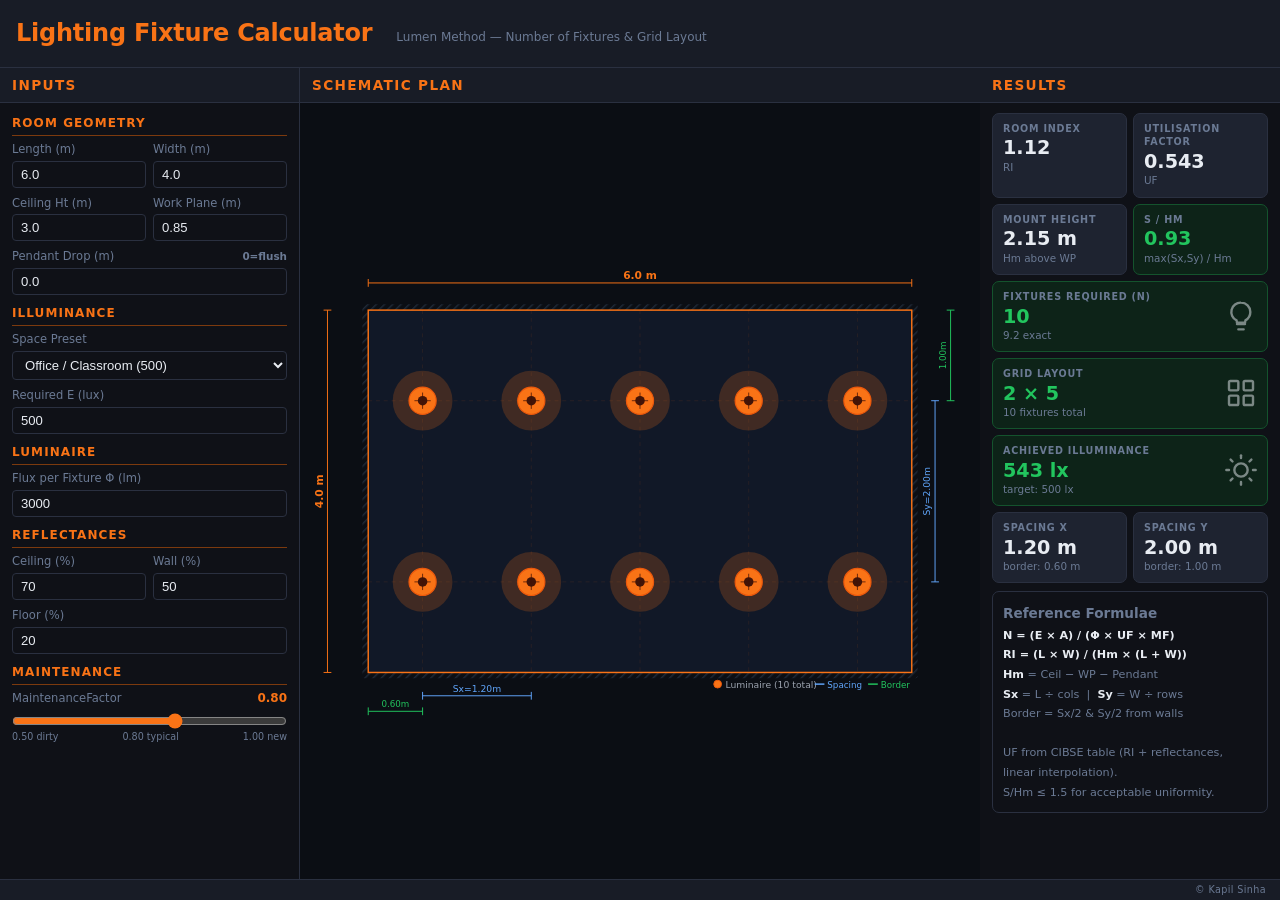
<file: index.html>
<!DOCTYPE html>
<html lang="en">
<head>
<meta charset="UTF-8">
<meta name="viewport" content="width=device-width, initial-scale=1.0">
<title>Lighting Fixture Calculator | Lumen</title>
<link rel="stylesheet" href="styles.css">
</head>
<body>

<header>
  <h1>Lighting Fixture Calculator</h1><br>
  <p>Lumen Method &mdash; Number of Fixtures &amp; Grid Layout</p>
</header>

<div class="app">

  <!-- ===== LEFT: INPUTS ===== -->
  <div class="panel">
    <div class="panel-title">Inputs</div>
    <div class="panel-body">

      <div class="section-label">Room Geometry</div>
      <div class="row2">
        <div class="field">
          <label>Length (m)</label>
          <input type="number" id="length" value="6.0" min="1" max="100" step="0.1">
        </div>
        <div class="field">
          <label>Width (m)</label>
          <input type="number" id="width" value="4.0" min="1" max="100" step="0.1">
        </div>
      </div>
      <div class="row2">
        <div class="field">
          <label>Ceiling Ht (m)</label>
          <input type="number" id="ceiling" value="3.0" min="2" max="20" step="0.1">
        </div>
        <div class="field">
          <label>Work Plane (m)</label>
          <input type="number" id="workplane" value="0.85" min="0" max="2" step="0.05">
        </div>
      </div>
      <div class="field">
        <label>Pendant Drop (m) <span class="val" style="font-size:0.65rem;color:var(--muted)">0=flush</span></label>
        <input type="number" id="suspension" value="0.0" min="0" max="5" step="0.1">
      </div>

      <div class="section-label">Illuminance</div>
      <div class="field">
        <label>Space Preset</label>
        <select id="preset">
          <option value="">— select preset —</option>
          <option value="750">Workshop / Technical (750)</option>
          <option value="500" selected>Office / Classroom (500)</option>
          <option value="300">Kitchen / Commercial (300)</option>
          <option value="200">Retail General (200)</option>
          <option value="150">Living / Corridor (150)</option>
          <option value="100">Storage / Stair (100)</option>
          <option value="50">Ambient / Bedroom (50)</option>
          <option value="custom">Custom…</option>
        </select>
      </div>
      <div class="field">
        <label>Required E (lux)</label>
        <input type="number" id="illuminance" value="500" min="10" max="5000" step="10">
      </div>

      <div class="section-label">Luminaire</div>
      <div class="field">
        <label>Flux per Fixture Φ (lm)</label>
        <input type="number" id="flux" value="3000" min="100" max="100000" step="100">
      </div>

      <div class="section-label">Reflectances</div>
      <div class="row2">
        <div class="field">
          <label>Ceiling (%)</label>
          <input type="number" id="rceil" value="70" min="0" max="90" step="5">
        </div>
        <div class="field">
          <label>Wall (%)</label>
          <input type="number" id="rwall" value="50" min="0" max="90" step="5">
        </div>
      </div>
      <div class="field">
        <label>Floor (%)</label>
        <input type="number" id="rfloor" value="20" min="0" max="70" step="5">
      </div>

      <div class="section-label">Maintenance</div>
      <div class="field">
        <label>MaintenanceFactor<span class="val" id="mf-display">0.80</span></label>
        <input type="range" id="mf" min="0.5" max="1.0" step="0.01" value="0.80">
        <div class="range-labels"><span>0.50 dirty</span><span>0.80 typical</span><span>1.00 new</span></div>
      </div>

    </div>
  </div>

  <!-- ===== CENTRE: CANVAS ===== -->
  <div class="canvas-panel">
    <div class="panel-title">Schematic Plan</div>
    <div id="svg-wrapper">
      <svg id="room-svg" xmlns="http://www.w3.org/2000/svg" preserveAspectRatio="xMidYMid meet"></svg>
    </div>
  </div>

  <!-- ===== RIGHT: RESULTS ===== -->
  <div class="panel">
    <div class="panel-title">Results</div>
    <div class="panel-body">

      <div id="banner-err" class="banner bad">
        ✕ Invalid input — check room dimensions and mounting height.
      </div>
      <div id="banner-shr" class="banner warn">
        ⚠ S/Hm &gt; 1.5 — poor uniformity likely. Add fixtures or use wider-beam luminaires.
      </div>

      <div class="metrics-grid">
        <div class="metric neutral" id="m-ri">
          <div class="m-label">Room Index</div>
          <div class="m-value" id="v-ri">—</div>
          <div class="m-sub">RI</div>
        </div>
        <div class="metric neutral" id="m-uf">
          <div class="m-label">Utilisation Factor</div>
          <div class="m-value" id="v-uf">—</div>
          <div class="m-sub">UF</div>
        </div>
        <div class="metric neutral" id="m-hm">
          <div class="m-label">Mount Height</div>
          <div class="m-value" id="v-hm">—</div>
          <div class="m-sub">Hm above WP</div>
        </div>
        <div class="metric neutral" id="m-shr">
          <div class="m-label">S / Hm</div>
          <div class="m-value" id="v-shr">—</div>
          <div class="m-sub">≤ 1.5 good</div>
        </div>
        <div class="metric neutral metric-full" id="m-n">
          <div class="metric-inner">
            <div class="m-text">
              <div class="m-label">Fixtures Required (N)</div>
              <div class="m-value" id="v-n">—</div>
              <div class="m-sub" id="s-n">exact calculated</div>
            </div>
            <div class="m-icon">
              <svg width="32" height="32" viewBox="0 0 24 24" fill="none" stroke="currentColor" stroke-width="1.8" stroke-linecap="round" stroke-linejoin="round">
                <path d="M9 18h6M10 22h4M12 2a7 7 0 0 1 7 7c0 2.66-1.48 5-3.66 6.28L15 17H9l-.34-1.72A7.001 7.001 0 0 1 12 2z"/>
              </svg>
            </div>
          </div>
        </div>
        <div class="metric neutral metric-full" id="m-grid">
          <div class="metric-inner">
            <div class="m-text">
              <div class="m-label">Grid Layout</div>
              <div class="m-value" id="v-grid">—</div>
              <div class="m-sub" id="s-grid">rows × cols</div>
            </div>
            <div class="m-icon">
              <svg width="32" height="32" viewBox="0 0 24 24" fill="none" stroke="currentColor" stroke-width="1.8" stroke-linecap="round" stroke-linejoin="round">
                <rect x="3" y="3" width="7" height="7" rx="1"/><rect x="14" y="3" width="7" height="7" rx="1"/>
                <rect x="3" y="14" width="7" height="7" rx="1"/><rect x="14" y="14" width="7" height="7" rx="1"/>
              </svg>
            </div>
          </div>
        </div>
        <div class="metric neutral metric-full" id="m-actual">
          <div class="metric-inner">
            <div class="m-text">
              <div class="m-label">Achieved Illuminance</div>
              <div class="m-value" id="v-actual">—</div>
              <div class="m-sub" id="s-actual">lux after rounding</div>
            </div>
            <div class="m-icon">
              <svg width="32" height="32" viewBox="0 0 24 24" fill="none" stroke="currentColor" stroke-width="1.8" stroke-linecap="round" stroke-linejoin="round">
                <circle cx="12" cy="12" r="5"/><line x1="12" y1="1" x2="12" y2="3"/><line x1="12" y1="21" x2="12" y2="23"/>
                <line x1="4.22" y1="4.22" x2="5.64" y2="5.64"/><line x1="18.36" y1="18.36" x2="19.78" y2="19.78"/>
                <line x1="1" y1="12" x2="3" y2="12"/><line x1="21" y1="12" x2="23" y2="12"/>
                <line x1="4.22" y1="19.78" x2="5.64" y2="18.36"/><line x1="18.36" y1="5.64" x2="19.78" y2="4.22"/>
              </svg>
            
            </div>
          </div>
        </div>
        <div class="metric neutral" id="m-sx">
          <div class="m-label">Spacing X</div>
          <div class="m-value" id="v-sx">—</div>
          <div class="m-sub" id="s-sx">cols</div>
        </div>
        <div class="metric neutral" id="m-sy">
          <div class="m-label">Spacing Y</div>
          <div class="m-value" id="v-sy">—</div>
          <div class="m-sub" id="s-sy">rows</div>
        </div>
      </div>

      <div class="formula-box">
        <div style="font-size: 0.85rem; font-weight: 900;">Reference Formulae</div>
        <strong>N = (E × A) / (Φ × UF × MF)</strong><br>
        <strong>RI = (L × W) / (Hm × (L + W))</strong><br>
        <strong>Hm</strong> = Ceil − WP − Pendant<br>
        <strong>Sx</strong> = L ÷ cols &nbsp;|&nbsp; <strong>Sy</strong> = W ÷ rows<br>
        Border = Sx/2 &amp; Sy/2 from walls<br><br>
        UF from CIBSE table (RI + reflectances, linear interpolation).<br>
        S/Hm ≤ 1.5 for acceptable uniformity.
      </div>

    </div>
  </div>

</div><!-- .app -->

<footer>
  <span>© Kapil Sinha</span>
</footer>

<script>
// ============================================================
//  Utilisation Factor Table (CIBSE simplified)
// ============================================================
const RI_BANDS = [0.6, 0.8, 1.0, 1.25, 1.5, 2.0, 2.5, 3.0, 4.0, 5.0];

const UF_TABLE = {
  "HHH": [0.47, 0.54, 0.59, 0.64, 0.68, 0.73, 0.76, 0.78, 0.81, 0.83],
  "HMM": [0.41, 0.47, 0.52, 0.57, 0.61, 0.66, 0.69, 0.72, 0.75, 0.77],
  "MMM": [0.36, 0.42, 0.47, 0.52, 0.55, 0.60, 0.63, 0.66, 0.69, 0.71],
  "LMM": [0.30, 0.36, 0.41, 0.45, 0.49, 0.54, 0.57, 0.59, 0.63, 0.65],
  "LLL": [0.22, 0.27, 0.31, 0.35, 0.38, 0.43, 0.46, 0.48, 0.52, 0.54],
};

function classifyReflectance(v) { return v >= 60 ? 'H' : v >= 35 ? 'M' : 'L'; }

function getUFKey(rc, rw, rf) {
  const key = classifyReflectance(rc) + classifyReflectance(rw) + classifyReflectance(rf);
  if (UF_TABLE[key]) return key;
  const sc = { H:2, M:1, L:0 };
  const score = sc[key[0]]*4 + sc[key[1]]*2 + sc[key[2]];
  return Object.keys(UF_TABLE).reduce((b, k) => {
    const s = sc[k[0]]*4 + sc[k[1]]*2 + sc[k[2]];
    return Math.abs(s-score) < Math.abs(sc[b[0]]*4+sc[b[1]]*2+sc[b[2]]-score) ? k : b;
  });
}

function interpolateUF(ufv, ri) {
  const n = RI_BANDS.length;
  if (ri <= RI_BANDS[0]) return ufv[0];
  if (ri >= RI_BANDS[n-1]) return ufv[n-1];
  for (let i = 0; i < n-1; i++) {
    if (ri >= RI_BANDS[i] && ri <= RI_BANDS[i+1]) {
      const t = (ri - RI_BANDS[i]) / (RI_BANDS[i+1] - RI_BANDS[i]);
      return ufv[i] + t * (ufv[i+1] - ufv[i]);
    }
  }
  return ufv[n-1];
}

function getUF(ri, rc, rw, rf) {
  return interpolateUF(UF_TABLE[getUFKey(rc, rw, rf)], ri);
}

// ============================================================
//  Grid finder
// ============================================================
function bestGrid(N, L, W) {
  if (N <= 0) return { rows:1, cols:1 };
  let best = null, bestScore = Infinity;
  for (let cols = 1; cols <= 20; cols++) {
    for (let rows = 1; rows <= 20; rows++) {
      const total = rows * cols;
      if (total < N) continue;
      const waste = total - N;
      const balancePenalty = Math.abs((rows/cols) - (W/L)) * 2;
      const score = waste*3 + balancePenalty + total*0.01;
      if (score < bestScore) { bestScore = score; best = { rows, cols }; }
    }
  }
  return best || { rows:1, cols:Math.ceil(N) };
}

// ============================================================
//  Main calculation
// ============================================================
function calculate() {
  const L    = parseFloat(document.getElementById('length').value);
  const W    = parseFloat(document.getElementById('width').value);
  const H    = parseFloat(document.getElementById('ceiling').value);
  const wp   = parseFloat(document.getElementById('workplane').value);
  const susp = parseFloat(document.getElementById('suspension').value);
  const E    = parseFloat(document.getElementById('illuminance').value);
  const phi  = parseFloat(document.getElementById('flux').value);
  const rc   = parseFloat(document.getElementById('rceil').value);
  const rw   = parseFloat(document.getElementById('rwall').value);
  const rf   = parseFloat(document.getElementById('rfloor').value);
  const mf   = parseFloat(document.getElementById('mf').value);

  const Hm = H - wp - susp;
  if (isNaN(L)||isNaN(W)||isNaN(H)||isNaN(E)||isNaN(phi)||Hm<=0.3||L<=0||W<=0) {
    showError(true); return;
  }
  showError(false);

  const A       = L * W;
  const RI      = (L * W) / (Hm * (L + W));
  const UF      = getUF(RI, rc, rw, rf);
  const N_exact = (E * A) / (phi * UF * mf);
  const N       = Math.ceil(N_exact);
  const { rows, cols } = bestGrid(N, L, W);
  const total   = rows * cols;
  const Sx      = L / cols;
  const Sy      = W / rows;
  const SHR     = Math.max(Sx, Sy) / Hm;
  const E_act   = (total * phi * UF * mf) / A;

  setM('ri',     RI.toFixed(2),           null,                          'neutral');
  setM('uf',     UF.toFixed(3),           null,                          'neutral');
  setM('hm',     Hm.toFixed(2) + ' m',   null,                          'neutral');
  setM('shr',    SHR.toFixed(2),          'max(Sx,Sy) / Hm',             SHR<=1.3?'good':SHR<=1.5?'warn':'bad');
  setM('n',      N.toString(),            N_exact.toFixed(1) + ' exact', N===total?'good':'neutral');
  setM('grid',   rows + ' × ' + cols,     total + ' fixtures total',     'good');
  const eClass = E_act>=E*0.95?'good':E_act>=E*0.85?'warn':'bad';
  setM('actual', Math.round(E_act)+' lx', 'target: '+E+' lx',           eClass);
  setM('sx',     Sx.toFixed(2)+' m',      'border: '+(Sx/2).toFixed(2)+' m', 'neutral');
  setM('sy',     Sy.toFixed(2)+' m',      'border: '+(Sy/2).toFixed(2)+' m', 'neutral');

  document.getElementById('banner-shr').classList.toggle('show', SHR > 1.5);

  drawGrid(L, W, rows, cols, Sx, Sy, Hm);
}

function setM(id, value, sub, cls) {
  const el = document.getElementById('m-' + id);
  el.className = 'metric ' + cls + (el.classList.contains('metric-full') ? ' metric-full' : '');
  document.getElementById('v-' + id).textContent = value;
  const subEl = el.querySelector('.m-sub');
  if (sub !== null && subEl) subEl.textContent = sub;
}

function showError(show) {
  document.getElementById('banner-err').classList.toggle('show', show);
}

// ============================================================
//  SVG Room Plan with full dimension annotations
// ============================================================
function drawGrid(L, W, rows, cols, Sx, Sy, Hm) {
  const svgEl   = document.getElementById('room-svg');
  const wrapper = document.getElementById('svg-wrapper');
  const cw      = wrapper.clientWidth  || 600;
  const ch      = wrapper.clientHeight || 450;

  // Reserve space for dimension annotations on all sides
  const PAD_L = 60, PAD_R = 60, PAD_T = 60, PAD_B = 60;
  const drawW = cw - PAD_L - PAD_R;
  const drawH = ch - PAD_T - PAD_B;

  const scale = Math.min(drawW / L, drawH / W);
  const rw    = L * scale;
  const rh    = W * scale;
  const ox    = PAD_L + (drawW - rw) / 2;
  const oy    = PAD_T + (drawH - rh) / 2;

  const toX = x => ox + x * scale;
  const toY = y => oy + y * scale;

  // Fixture symbol radius
  const fr = Math.min(scale * Math.min(Sx, Sy) * 0.20, 14, rw/(cols*2.5), rh/(rows*2.5));

  // Colours (dark theme)
  const C = {
    roomFill:    '#111827',
    roomStroke:  '#f97316',
    gridLine:    'rgba(249,115,22,0.12)',
    dimLine:     '#4b5563',
    dimText:     '#9ca3af',
    dimAccent:   '#f97316',
    fixGlow:     'rgba(249,115,22,0.20)',
    fixFill:     '#f97316',
    fixRing:     '#ea580c',
    fixCore:     '#431407',
    borderDim:   '#22c55e',
    spacingDim:  '#60a5fa',
    wallHatch:   '#1f2937',
  };

  let h = `<defs>
    <pattern id="hatch" patternUnits="userSpaceOnUse" width="6" height="6" patternTransform="rotate(45)">
      <line x1="0" y1="0" x2="0" y2="6" stroke="${C.wallHatch}" stroke-width="3"/>
    </pattern>
  </defs>`;

  // Wall hatch border (thick wall feel)
  const wt = 6;
  h += `<rect x="${ox-wt}" y="${oy-wt}" width="${rw+wt*2}" height="${rh+wt*2}" fill="url(#hatch)" rx="2"/>`;

  // Room fill
  h += `<rect x="${ox}" y="${oy}" width="${rw}" height="${rh}" fill="${C.roomFill}" stroke="${C.roomStroke}" stroke-width="1.5"/>`;

  // Bay grid lines (dashed)
  for (let c = 0; c < cols; c++) {
    const x = toX((c + 0.5) * Sx);
    h += `<line x1="${x}" y1="${oy}" x2="${x}" y2="${oy+rh}" stroke="${C.gridLine}" stroke-width="0.8" stroke-dasharray="4,4"/>`;
  }
  for (let r = 0; r < rows; r++) {
    const y = toY((r + 0.5) * Sy);
    h += `<line x1="${ox}" y1="${y}" x2="${ox+rw}" y2="${y}" stroke="${C.gridLine}" stroke-width="0.8" stroke-dasharray="4,4"/>`;
  }

  // ---- DIMENSION ANNOTATIONS ----

  // 1. Overall room length (top, outside room)
  h += dimH(ox, ox+rw, oy - wt - 22, L.toFixed(1)+' m', C.dimAccent, C.dimAccent, 11, true);

  // 2. Overall room width (left, outside room)
  h += dimV(ox - wt - 36, oy, oy+rh, W.toFixed(1)+' m', C.dimAccent, C.dimAccent, 11, true);

  // 3. Spacing Sx between fixtures (bottom, between first two col centres) — only if cols > 1 or still show 1 bay
  if (cols >= 1) {
    const y_dim = oy + rh + wt + 18;
    // Show one Sx span between col 0 and col 1 centres (or wall to first if cols==1)
    const x0 = toX(Sx * 0.5);
    const x1 = cols > 1 ? toX(Sx * 1.5) : toX(Sx * 0.5);
    if (cols > 1) {
      h += dimH(x0, x1, y_dim, 'Sx='+Sx.toFixed(2)+'m', C.spacingDim, C.spacingDim, 9.5, false);
    }
    // Border Sx/2: wall to first fixture (bottom)
    const bx = toX(Sx * 0.5);
    h += dimH(ox, bx, y_dim + (cols>1 ? 16 : 0), (Sx/2).toFixed(2)+'m', C.borderDim, C.borderDim, 9, false);
  }

  // 4. Spacing Sy between fixtures (right side)
  if (rows >= 1) {
    const x_dim = ox + rw + wt + 18;
    const y0 = toY(Sy * 0.5);
    const y1 = rows > 1 ? toY(Sy * 1.5) : toY(Sy * 0.5);
    if (rows > 1) {
      h += dimV(x_dim, y0, y1, 'Sy='+Sy.toFixed(2)+'m', C.spacingDim, C.spacingDim, 9.5, false);
    }
    // Border Sy/2
    const by = toY(Sy * 0.5);
    h += dimV(x_dim + (rows>1 ? 16 : 0), oy, by, (Sy/2).toFixed(2)+'m', C.borderDim, C.borderDim, 9, false);
  }

  // ---- FIXTURES ----
  for (let c = 0; c < cols; c++) {
    for (let r = 0; r < rows; r++) {
      const fx = toX((c + 0.5) * Sx);
      const fy = toY((r + 0.5) * Sy);
      // Glow
      h += `<circle cx="${fx}" cy="${fy}" r="${fr*2.2}" fill="${C.fixGlow}"/>`;
      // Outer ring
      h += `<circle cx="${fx}" cy="${fy}" r="${fr}" fill="${C.fixFill}" stroke="${C.fixRing}" stroke-width="1.2"/>`;
      // Inner core
      h += `<circle cx="${fx}" cy="${fy}" r="${fr*0.35}" fill="${C.fixCore}"/>`;
      // Cross hair
      h += `<line x1="${fx-fr*0.6}" y1="${fy}" x2="${fx+fr*0.6}" y2="${fy}" stroke="${C.fixCore}" stroke-width="0.8"/>`;
      h += `<line x1="${fx}" y1="${fy-fr*0.6}" x2="${fx}" y2="${fy+fr*0.6}" stroke="${C.fixCore}" stroke-width="0.8"/>`;
    }
  }

  // ---- LEGEND (bottom-left of room) ----
  const lx = ox + rw - 200, ly = oy + rh + 12;
  h += `<circle cx="${lx}" cy="${ly}" r="4" fill="${C.fixFill}" stroke="${C.fixRing}" stroke-width="1"/>`;
  h += `<text x="${lx+8}" y="${ly+4}" font-size="9.5" fill="${C.dimText}">Luminaire (${rows*cols} total)</text>`;
  // Colour key
  h += `<line x1="${lx+100}" y1="${ly}" x2="${lx+110}" y2="${ly}" stroke="${C.spacingDim}" stroke-width="1.5"/>`;
  h += `<text x="${lx+113}" y="${ly+4}" font-size="9" fill="${C.spacingDim}">Spacing</text>`;
  h += `<line x1="${lx+155}" y1="${ly}" x2="${lx+165}" y2="${ly}" stroke="${C.borderDim}" stroke-width="1.5"/>`;
  h += `<text x="${lx+168}" y="${ly+4}" font-size="9" fill="${C.borderDim}">Border</text>`;

  svgEl.setAttribute('viewBox', `0 0 ${cw} ${ch}`);
  svgEl.innerHTML = h;
}

// ---- Dimension helpers ----
// Horizontal dim line
function dimH(x1, x2, y, label, lineCol, textCol, fs, bold) {
  const mx = (x1 + x2) / 2;
  const fw = bold ? '700' : '500';
  return `
    <line x1="${x1}" y1="${y}" x2="${x2}" y2="${y}" stroke="${lineCol}" stroke-width="1"/>
    <line x1="${x1}" y1="${y-4}" x2="${x1}" y2="${y+4}" stroke="${lineCol}" stroke-width="1"/>
    <line x1="${x2}" y1="${y-4}" x2="${x2}" y2="${y+4}" stroke="${lineCol}" stroke-width="1"/>
    <text x="${mx}" y="${y-4}" text-anchor="middle" font-size="${fs}" fill="${textCol}" font-weight="${fw}">${label}</text>
  `;
}

// Vertical dim line
function dimV(x, y1, y2, label, lineCol, textCol, fs, bold) {
  const my = (y1 + y2) / 2;
  const fw = bold ? '700' : '500';
  return `
    <line x1="${x}" y1="${y1}" x2="${x}" y2="${y2}" stroke="${lineCol}" stroke-width="1"/>
    <line x1="${x-4}" y1="${y1}" x2="${x+4}" y2="${y1}" stroke="${lineCol}" stroke-width="1"/>
    <line x1="${x-4}" y1="${y2}" x2="${x+4}" y2="${y2}" stroke="${lineCol}" stroke-width="1"/>
    <text x="${x-5}" y="${my}" text-anchor="middle" font-size="${fs}" fill="${textCol}" font-weight="${fw}"
          transform="rotate(-90,${x-5},${my})">${label}</text>
  `;
}

// ============================================================
//  Event wiring
// ============================================================
document.getElementById('preset').addEventListener('change', e => {
  const v = e.target.value;
  if (v && v !== 'custom') { document.getElementById('illuminance').value = v; calculate(); }
});

document.getElementById('mf').addEventListener('input', e => {
  document.getElementById('mf-display').textContent = parseFloat(e.target.value).toFixed(2);
  calculate();
});

['length','width','ceiling','workplane','suspension','illuminance','flux','rceil','rwall','rfloor'].forEach(id => {
  document.getElementById(id).addEventListener('input', calculate);
  document.getElementById(id).addEventListener('change', calculate);
});

// Redraw on resize
window.addEventListener('resize', calculate);

calculate();
</script>
</body>
</html>
</file>
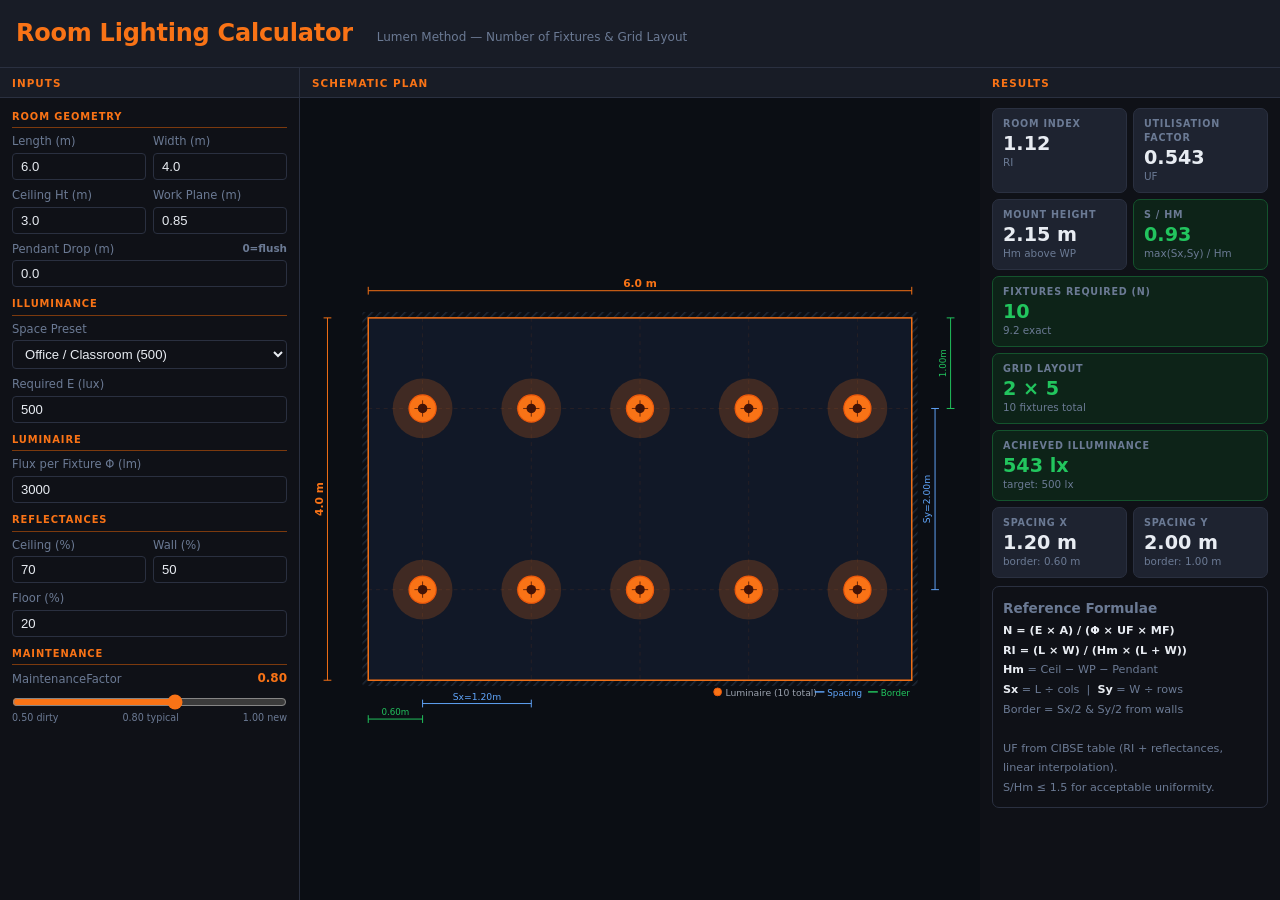
<file: fixture_calculator_Lumen.html>
<!DOCTYPE html>
<html lang="en">
<head>
<meta charset="UTF-8">
<meta name="viewport" content="width=device-width, initial-scale=1.0">
<title>Lumen|Room Lighting Calculator — Lumen Method</title>
<style>
  *, *::before, *::after { box-sizing: border-box; margin: 0; padding: 0; }

  :root {
    --bg:           #0f1117;
    --surface:      #181c26;
    --surface2:     #1e2330;
    --border:       #2a3040;
    --text:         #e8ecf2;
    --muted:        #6b7a94;
    --accent:       #f97316;
    --accent-dim:   #7c3a0e;
    --accent-glow:  rgba(249,115,22,0.18);
    --green:        #22c55e;
    --green-dim:    #14532d;
    --amber:        #f59e0b;
    --amber-dim:    #78350f;
    --red:          #ef4444;
    --red-dim:      #7f1d1d;
    --radius:       7px;
  }

  html, body {
    height: 100%;
    overflow: hidden;
  }

  body {
    font-family: system-ui, -apple-system, 'Segoe UI', sans-serif;
    background: var(--bg);
    color: var(--text);
    font-size: 13px;
    line-height: 1.45;
    display: flex;
    flex-direction: column;
  }

  /* ===== HEADER ===== */
  header {
    display: flex;
    align-items: baseline;
    gap: 12px;
    padding: 16px 16px;
    background: var(--surface);
    border-bottom: 1px solid var(--border);
    flex-shrink: 0;
  }

  header h1 {
    font-size: 1.5rem;
    font-weight: 700;
    color: var(--accent);
    letter-spacing: -0.01em;
  }

  header p {
    color: var(--muted);
    font-size: 0.75rem;
  }

  /* ===== THREE-PANEL LAYOUT ===== */
  .app {
    display: grid;
    grid-template-columns: 300px 1fr 300px;
    gap: 0;
    flex: 1;
    min-height: 0;
    overflow: hidden;
  }

  /* ===== PANELS ===== */
  .panel {
    display: flex;
    flex-direction: column;
    overflow: hidden;
    border-right: 1px solid var(--border);
  }

  .panel:last-child { border-right: none; }

  .panel-title {
    font-size: 0.65rem;
    font-weight: 700;
    text-transform: uppercase;
    letter-spacing: 0.1em;
    color: var(--accent);
    padding: 8px 12px 6px;
    border-bottom: 1px solid var(--border);
    background: var(--surface);
    flex-shrink: 0;
  }

  .panel-body {
    flex: 1;
    overflow-y: auto;
    overflow-x: hidden;
    padding: 10px 12px;
    scrollbar-width: thin;
    scrollbar-color: var(--border) transparent;
  }

  .panel-body::-webkit-scrollbar { width: 4px; }
  .panel-body::-webkit-scrollbar-track { background: transparent; }
  .panel-body::-webkit-scrollbar-thumb { background: var(--border); border-radius: 2px; }

  /* ===== CANVAS PANEL (centre) ===== */
  .canvas-panel {
    display: flex;
    flex-direction: column;
    overflow: hidden;
    background: #0b0e14;
  }

  .canvas-panel .panel-title {
    background: var(--surface);
  }

  #svg-wrapper {
    flex: 1;
    display: flex;
    align-items: center;
    justify-content: center;
    overflow: hidden;
    padding: 10px;
  }

  #room-svg {
    width: 100%;
    height: 100%;
    max-width: 100%;
    max-height: 100%;
  }

  /* ===== INPUT FIELDS ===== */
  .section-label {
    font-size: 0.62rem;
    font-weight: 700;
    text-transform: uppercase;
    letter-spacing: 0.09em;
    color: var(--accent);
    margin: 10px 0 5px;
    padding-bottom: 3px;
    border-bottom: 1px solid var(--accent-dim);
  }

  .section-label:first-child { margin-top: 2px; }

  .field {
    display: flex;
    flex-direction: column;
    margin-bottom: 7px;
  }

  .field label {
    font-size: 0.72rem;
    color: var(--muted);
    margin-bottom: 3px;
    display: flex;
    justify-content: space-between;
    align-items: center;
  }

  .field label .val {
    font-weight: 700;
    color: var(--accent);
    font-size: 0.75rem;
  }

  .field input[type="number"],
  .field select {
    border: 1px solid var(--border);
    border-radius: 4px;
    padding: 5px 8px;
    font-size: 0.82rem;
    color: var(--text);
    background: var(--bg);
    transition: border-color 0.12s;
    width: 100%;
  }

  .field input[type="number"]:focus,
  .field select:focus {
    outline: none;
    border-color: var(--accent);
    background: #12151f;
  }

  .field select option { background: #1e2330; }

  .field input[type="range"] {
    width: 100%;
    accent-color: var(--accent);
    cursor: pointer;
    margin-top: 3px;
    height: 16px;
  }

  .range-labels {
    display: flex;
    justify-content: space-between;
    font-size: 0.6rem;
    color: var(--muted);
    margin-top: 1px;
  }

  .row2 {
    display: grid;
    grid-template-columns: 1fr 1fr;
    gap: 7px;
  }

  /* ===== RESULT METRICS ===== */
  .metric {
    border-radius: var(--radius);
    padding: 8px 10px;
    border: 1px solid var(--border);
    background: var(--surface2);
    margin-bottom: 6px;
  }

  .metric.neutral { border-color: var(--border); }
  .metric.good    { border-color: var(--green-dim);  background: #0d2318; }
  .metric.warn    { border-color: var(--amber-dim);  background: #1c1400; }
  .metric.bad     { border-color: var(--red-dim);    background: #1a0909; }

  .metric .m-label {
    font-size: 0.6rem;
    font-weight: 700;
    text-transform: uppercase;
    letter-spacing: 0.08em;
    color: var(--muted);
    margin-bottom: 2px;
  }

  .metric .m-value {
    font-size: 1.2rem;
    font-weight: 800;
    line-height: 1.1;
    color: var(--text);
  }

  .metric.good .m-value { color: var(--green); }
  .metric.warn .m-value { color: var(--amber); }
  .metric.bad  .m-value { color: var(--red); }

  .metric .m-sub {
    font-size: 0.65rem;
    color: var(--muted);
    margin-top: 1px;
  }

  .metrics-grid {
    display: grid;
    grid-template-columns: 1fr 1fr;
    gap: 6px;
    margin-bottom: 6px;
  }

  .metrics-grid .metric { margin-bottom: 0; }
  .metric-full { grid-column: 1 / -1; }

  /* ===== BANNER ===== */
  .banner {
    border-radius: var(--radius);
    padding: 7px 10px;
    font-size: 0.72rem;
    font-weight: 600;
    display: none;
    margin-bottom: 6px;
    line-height: 1.4;
  }

  .banner.show { display: block; }
  .banner.warn { background: var(--amber-dim); border: 1px solid var(--amber); color: #fcd34d; }
  .banner.bad  { background: var(--red-dim);   border: 1px solid var(--red);   color: #fca5a5; }

  /* ===== FORMULA BOX ===== */
  .formula-box {
    background: var(--bg);
    border: 1px solid var(--border);
    border-radius: var(--radius);
    padding: 10px;
    font-size: 0.7rem;
    color: var(--muted);
    line-height: 1.75;
    margin-top: 8px;
  }

  .formula-box strong { color: var(--text); }

  code {
    background: #0b0e14;
    border: 1px solid var(--border);
    border-radius: 3px;
    padding: 1px 5px;
    font-family: 'Fira Mono', 'Courier New', monospace;
    font-size: 0.82em;
    color: var(--accent);
  }
</style>
</head>
<body>

<header>
  <h1>Room Lighting Calculator</h1><br>
  <p>Lumen Method &mdash; Number of Fixtures &amp; Grid Layout</p>
</header>

<div class="app">

  <!-- ===== LEFT: INPUTS ===== -->
  <div class="panel">
    <div class="panel-title">Inputs</div>
    <div class="panel-body">

      <div class="section-label">Room Geometry</div>
      <div class="row2">
        <div class="field">
          <label>Length (m)</label>
          <input type="number" id="length" value="6.0" min="1" max="100" step="0.1">
        </div>
        <div class="field">
          <label>Width (m)</label>
          <input type="number" id="width" value="4.0" min="1" max="100" step="0.1">
        </div>
      </div>
      <div class="row2">
        <div class="field">
          <label>Ceiling Ht (m)</label>
          <input type="number" id="ceiling" value="3.0" min="2" max="20" step="0.1">
        </div>
        <div class="field">
          <label>Work Plane (m)</label>
          <input type="number" id="workplane" value="0.85" min="0" max="2" step="0.05">
        </div>
      </div>
      <div class="field">
        <label>Pendant Drop (m) <span class="val" style="font-size:0.65rem;color:var(--muted)">0=flush</span></label>
        <input type="number" id="suspension" value="0.0" min="0" max="5" step="0.1">
      </div>

      <div class="section-label">Illuminance</div>
      <div class="field">
        <label>Space Preset</label>
        <select id="preset">
          <option value="">— select preset —</option>
          <option value="750">Workshop / Technical (750)</option>
          <option value="500" selected>Office / Classroom (500)</option>
          <option value="300">Kitchen / Commercial (300)</option>
          <option value="200">Retail General (200)</option>
          <option value="150">Living / Corridor (150)</option>
          <option value="100">Storage / Stair (100)</option>
          <option value="50">Ambient / Bedroom (50)</option>
          <option value="custom">Custom…</option>
        </select>
      </div>
      <div class="field">
        <label>Required E (lux)</label>
        <input type="number" id="illuminance" value="500" min="10" max="5000" step="10">
      </div>

      <div class="section-label">Luminaire</div>
      <div class="field">
        <label>Flux per Fixture Φ (lm)</label>
        <input type="number" id="flux" value="3000" min="100" max="100000" step="100">
      </div>

      <div class="section-label">Reflectances</div>
      <div class="row2">
        <div class="field">
          <label>Ceiling (%)</label>
          <input type="number" id="rceil" value="70" min="0" max="90" step="5">
        </div>
        <div class="field">
          <label>Wall (%)</label>
          <input type="number" id="rwall" value="50" min="0" max="90" step="5">
        </div>
      </div>
      <div class="field">
        <label>Floor (%)</label>
        <input type="number" id="rfloor" value="20" min="0" max="70" step="5">
      </div>

      <div class="section-label">Maintenance</div>
      <div class="field">
        <label>MaintenanceFactor<span class="val" id="mf-display">0.80</span></label>
        <input type="range" id="mf" min="0.5" max="1.0" step="0.01" value="0.80">
        <div class="range-labels"><span>0.50 dirty</span><span>0.80 typical</span><span>1.00 new</span></div>
      </div>

    </div>
  </div>

  <!-- ===== CENTRE: CANVAS ===== -->
  <div class="canvas-panel">
    <div class="panel-title">Schematic Plan</div>
    <div id="svg-wrapper">
      <svg id="room-svg" xmlns="http://www.w3.org/2000/svg" preserveAspectRatio="xMidYMid meet"></svg>
    </div>
  </div>

  <!-- ===== RIGHT: RESULTS ===== -->
  <div class="panel">
    <div class="panel-title">Results</div>
    <div class="panel-body">

      <div id="banner-err" class="banner bad">
        ✕ Invalid input — check room dimensions and mounting height.
      </div>
      <div id="banner-shr" class="banner warn">
        ⚠ S/Hm &gt; 1.5 — poor uniformity likely. Add fixtures or use wider-beam luminaires.
      </div>

      <div class="metrics-grid">
        <div class="metric neutral" id="m-ri">
          <div class="m-label">Room Index</div>
          <div class="m-value" id="v-ri">—</div>
          <div class="m-sub">RI</div>
        </div>
        <div class="metric neutral" id="m-uf">
          <div class="m-label">Utilisation Factor</div>
          <div class="m-value" id="v-uf">—</div>
          <div class="m-sub">UF</div>
        </div>
        <div class="metric neutral" id="m-hm">
          <div class="m-label">Mount Height</div>
          <div class="m-value" id="v-hm">—</div>
          <div class="m-sub">Hm above WP</div>
        </div>
        <div class="metric neutral" id="m-shr">
          <div class="m-label">S / Hm</div>
          <div class="m-value" id="v-shr">—</div>
          <div class="m-sub">≤ 1.5 good</div>
        </div>
        <div class="metric neutral metric-full" id="m-n">
          <div class="m-label">Fixtures Required (N)</div>
          <div class="m-value" id="v-n">—</div>
          <div class="m-sub" id="s-n">exact calculated</div>
        </div>
        <div class="metric neutral metric-full" id="m-grid">
          <div class="m-label">Grid Layout</div>
          <div class="m-value" id="v-grid">—</div>
          <div class="m-sub" id="s-grid">rows × cols</div>
        </div>
        <div class="metric neutral metric-full" id="m-actual">
          <div class="m-label">Achieved Illuminance</div>
          <div class="m-value" id="v-actual">—</div>
          <div class="m-sub" id="s-actual">lux after rounding</div>
        </div>
        <div class="metric neutral" id="m-sx">
          <div class="m-label">Spacing X</div>
          <div class="m-value" id="v-sx">—</div>
          <div class="m-sub" id="s-sx">cols</div>
        </div>
        <div class="metric neutral" id="m-sy">
          <div class="m-label">Spacing Y</div>
          <div class="m-value" id="v-sy">—</div>
          <div class="m-sub" id="s-sy">rows</div>
        </div>
      </div>

      <div class="formula-box">
        <div style="font-size: 0.85rem; font-weight: 900;">Reference Formulae</div>
        <strong>N = (E × A) / (Φ × UF × MF)</strong><br>
        <strong>RI = (L × W) / (Hm × (L + W))</strong><br>
        <strong>Hm</strong> = Ceil − WP − Pendant<br>
        <strong>Sx</strong> = L ÷ cols &nbsp;|&nbsp; <strong>Sy</strong> = W ÷ rows<br>
        Border = Sx/2 &amp; Sy/2 from walls<br><br>
        UF from CIBSE table (RI + reflectances, linear interpolation).<br>
        S/Hm ≤ 1.5 for acceptable uniformity.
      </div>

    </div>
  </div>

</div><!-- .app -->

<script>
// ============================================================
//  Utilisation Factor Table (CIBSE simplified)
// ============================================================
const RI_BANDS = [0.6, 0.8, 1.0, 1.25, 1.5, 2.0, 2.5, 3.0, 4.0, 5.0];

const UF_TABLE = {
  "HHH": [0.47, 0.54, 0.59, 0.64, 0.68, 0.73, 0.76, 0.78, 0.81, 0.83],
  "HMM": [0.41, 0.47, 0.52, 0.57, 0.61, 0.66, 0.69, 0.72, 0.75, 0.77],
  "MMM": [0.36, 0.42, 0.47, 0.52, 0.55, 0.60, 0.63, 0.66, 0.69, 0.71],
  "LMM": [0.30, 0.36, 0.41, 0.45, 0.49, 0.54, 0.57, 0.59, 0.63, 0.65],
  "LLL": [0.22, 0.27, 0.31, 0.35, 0.38, 0.43, 0.46, 0.48, 0.52, 0.54],
};

function classifyReflectance(v) { return v >= 60 ? 'H' : v >= 35 ? 'M' : 'L'; }

function getUFKey(rc, rw, rf) {
  const key = classifyReflectance(rc) + classifyReflectance(rw) + classifyReflectance(rf);
  if (UF_TABLE[key]) return key;
  const sc = { H:2, M:1, L:0 };
  const score = sc[key[0]]*4 + sc[key[1]]*2 + sc[key[2]];
  return Object.keys(UF_TABLE).reduce((b, k) => {
    const s = sc[k[0]]*4 + sc[k[1]]*2 + sc[k[2]];
    return Math.abs(s-score) < Math.abs(sc[b[0]]*4+sc[b[1]]*2+sc[b[2]]-score) ? k : b;
  });
}

function interpolateUF(ufv, ri) {
  const n = RI_BANDS.length;
  if (ri <= RI_BANDS[0]) return ufv[0];
  if (ri >= RI_BANDS[n-1]) return ufv[n-1];
  for (let i = 0; i < n-1; i++) {
    if (ri >= RI_BANDS[i] && ri <= RI_BANDS[i+1]) {
      const t = (ri - RI_BANDS[i]) / (RI_BANDS[i+1] - RI_BANDS[i]);
      return ufv[i] + t * (ufv[i+1] - ufv[i]);
    }
  }
  return ufv[n-1];
}

function getUF(ri, rc, rw, rf) {
  return interpolateUF(UF_TABLE[getUFKey(rc, rw, rf)], ri);
}

// ============================================================
//  Grid finder
// ============================================================
function bestGrid(N, L, W) {
  if (N <= 0) return { rows:1, cols:1 };
  let best = null, bestScore = Infinity;
  for (let cols = 1; cols <= 20; cols++) {
    for (let rows = 1; rows <= 20; rows++) {
      const total = rows * cols;
      if (total < N) continue;
      const waste = total - N;
      const balancePenalty = Math.abs((rows/cols) - (W/L)) * 2;
      const score = waste*3 + balancePenalty + total*0.01;
      if (score < bestScore) { bestScore = score; best = { rows, cols }; }
    }
  }
  return best || { rows:1, cols:Math.ceil(N) };
}

// ============================================================
//  Main calculation
// ============================================================
function calculate() {
  const L    = parseFloat(document.getElementById('length').value);
  const W    = parseFloat(document.getElementById('width').value);
  const H    = parseFloat(document.getElementById('ceiling').value);
  const wp   = parseFloat(document.getElementById('workplane').value);
  const susp = parseFloat(document.getElementById('suspension').value);
  const E    = parseFloat(document.getElementById('illuminance').value);
  const phi  = parseFloat(document.getElementById('flux').value);
  const rc   = parseFloat(document.getElementById('rceil').value);
  const rw   = parseFloat(document.getElementById('rwall').value);
  const rf   = parseFloat(document.getElementById('rfloor').value);
  const mf   = parseFloat(document.getElementById('mf').value);

  const Hm = H - wp - susp;
  if (isNaN(L)||isNaN(W)||isNaN(H)||isNaN(E)||isNaN(phi)||Hm<=0.3||L<=0||W<=0) {
    showError(true); return;
  }
  showError(false);

  const A       = L * W;
  const RI      = (L * W) / (Hm * (L + W));
  const UF      = getUF(RI, rc, rw, rf);
  const N_exact = (E * A) / (phi * UF * mf);
  const N       = Math.ceil(N_exact);
  const { rows, cols } = bestGrid(N, L, W);
  const total   = rows * cols;
  const Sx      = L / cols;
  const Sy      = W / rows;
  const SHR     = Math.max(Sx, Sy) / Hm;
  const E_act   = (total * phi * UF * mf) / A;

  setM('ri',     RI.toFixed(2),           null,                          'neutral');
  setM('uf',     UF.toFixed(3),           null,                          'neutral');
  setM('hm',     Hm.toFixed(2) + ' m',   null,                          'neutral');
  setM('shr',    SHR.toFixed(2),          'max(Sx,Sy) / Hm',             SHR<=1.3?'good':SHR<=1.5?'warn':'bad');
  setM('n',      N.toString(),            N_exact.toFixed(1) + ' exact', N===total?'good':'neutral');
  setM('grid',   rows + ' × ' + cols,     total + ' fixtures total',     'good');
  const eClass = E_act>=E*0.95?'good':E_act>=E*0.85?'warn':'bad';
  setM('actual', Math.round(E_act)+' lx', 'target: '+E+' lx',           eClass);
  setM('sx',     Sx.toFixed(2)+' m',      'border: '+(Sx/2).toFixed(2)+' m', 'neutral');
  setM('sy',     Sy.toFixed(2)+' m',      'border: '+(Sy/2).toFixed(2)+' m', 'neutral');

  document.getElementById('banner-shr').classList.toggle('show', SHR > 1.5);

  drawGrid(L, W, rows, cols, Sx, Sy, Hm);
}

function setM(id, value, sub, cls) {
  const el = document.getElementById('m-' + id);
  el.className = 'metric ' + cls + (el.classList.contains('metric-full') ? ' metric-full' : '');
  document.getElementById('v-' + id).textContent = value;
  const subEl = el.querySelector('.m-sub');
  if (sub !== null && subEl) subEl.textContent = sub;
}

function showError(show) {
  document.getElementById('banner-err').classList.toggle('show', show);
}

// ============================================================
//  SVG Room Plan with full dimension annotations
// ============================================================
function drawGrid(L, W, rows, cols, Sx, Sy, Hm) {
  const svgEl   = document.getElementById('room-svg');
  const wrapper = document.getElementById('svg-wrapper');
  const cw      = wrapper.clientWidth  || 600;
  const ch      = wrapper.clientHeight || 450;

  // Reserve space for dimension annotations on all sides
  const PAD_L = 60, PAD_R = 60, PAD_T = 60, PAD_B = 60;
  const drawW = cw - PAD_L - PAD_R;
  const drawH = ch - PAD_T - PAD_B;

  const scale = Math.min(drawW / L, drawH / W);
  const rw    = L * scale;
  const rh    = W * scale;
  const ox    = PAD_L + (drawW - rw) / 2;
  const oy    = PAD_T + (drawH - rh) / 2;

  const toX = x => ox + x * scale;
  const toY = y => oy + y * scale;

  // Fixture symbol radius
  const fr = Math.min(scale * Math.min(Sx, Sy) * 0.20, 14, rw/(cols*2.5), rh/(rows*2.5));

  // Colours (dark theme)
  const C = {
    roomFill:    '#111827',
    roomStroke:  '#f97316',
    gridLine:    'rgba(249,115,22,0.12)',
    dimLine:     '#4b5563',
    dimText:     '#9ca3af',
    dimAccent:   '#f97316',
    fixGlow:     'rgba(249,115,22,0.20)',
    fixFill:     '#f97316',
    fixRing:     '#ea580c',
    fixCore:     '#431407',
    borderDim:   '#22c55e',
    spacingDim:  '#60a5fa',
    wallHatch:   '#1f2937',
  };

  let h = `<defs>
    <pattern id="hatch" patternUnits="userSpaceOnUse" width="6" height="6" patternTransform="rotate(45)">
      <line x1="0" y1="0" x2="0" y2="6" stroke="${C.wallHatch}" stroke-width="3"/>
    </pattern>
  </defs>`;

  // Wall hatch border (thick wall feel)
  const wt = 6;
  h += `<rect x="${ox-wt}" y="${oy-wt}" width="${rw+wt*2}" height="${rh+wt*2}" fill="url(#hatch)" rx="2"/>`;

  // Room fill
  h += `<rect x="${ox}" y="${oy}" width="${rw}" height="${rh}" fill="${C.roomFill}" stroke="${C.roomStroke}" stroke-width="1.5"/>`;

  // Bay grid lines (dashed)
  for (let c = 0; c < cols; c++) {
    const x = toX((c + 0.5) * Sx);
    h += `<line x1="${x}" y1="${oy}" x2="${x}" y2="${oy+rh}" stroke="${C.gridLine}" stroke-width="0.8" stroke-dasharray="4,4"/>`;
  }
  for (let r = 0; r < rows; r++) {
    const y = toY((r + 0.5) * Sy);
    h += `<line x1="${ox}" y1="${y}" x2="${ox+rw}" y2="${y}" stroke="${C.gridLine}" stroke-width="0.8" stroke-dasharray="4,4"/>`;
  }

  // ---- DIMENSION ANNOTATIONS ----

  // 1. Overall room length (top, outside room)
  h += dimH(ox, ox+rw, oy - wt - 22, L.toFixed(1)+' m', C.dimAccent, C.dimAccent, 11, true);

  // 2. Overall room width (left, outside room)
  h += dimV(ox - wt - 36, oy, oy+rh, W.toFixed(1)+' m', C.dimAccent, C.dimAccent, 11, true);

  // 3. Spacing Sx between fixtures (bottom, between first two col centres) — only if cols > 1 or still show 1 bay
  if (cols >= 1) {
    const y_dim = oy + rh + wt + 18;
    // Show one Sx span between col 0 and col 1 centres (or wall to first if cols==1)
    const x0 = toX(Sx * 0.5);
    const x1 = cols > 1 ? toX(Sx * 1.5) : toX(Sx * 0.5);
    if (cols > 1) {
      h += dimH(x0, x1, y_dim, 'Sx='+Sx.toFixed(2)+'m', C.spacingDim, C.spacingDim, 9.5, false);
    }
    // Border Sx/2: wall to first fixture (bottom)
    const bx = toX(Sx * 0.5);
    h += dimH(ox, bx, y_dim + (cols>1 ? 16 : 0), (Sx/2).toFixed(2)+'m', C.borderDim, C.borderDim, 9, false);
  }

  // 4. Spacing Sy between fixtures (right side)
  if (rows >= 1) {
    const x_dim = ox + rw + wt + 18;
    const y0 = toY(Sy * 0.5);
    const y1 = rows > 1 ? toY(Sy * 1.5) : toY(Sy * 0.5);
    if (rows > 1) {
      h += dimV(x_dim, y0, y1, 'Sy='+Sy.toFixed(2)+'m', C.spacingDim, C.spacingDim, 9.5, false);
    }
    // Border Sy/2
    const by = toY(Sy * 0.5);
    h += dimV(x_dim + (rows>1 ? 16 : 0), oy, by, (Sy/2).toFixed(2)+'m', C.borderDim, C.borderDim, 9, false);
  }

  // ---- FIXTURES ----
  for (let c = 0; c < cols; c++) {
    for (let r = 0; r < rows; r++) {
      const fx = toX((c + 0.5) * Sx);
      const fy = toY((r + 0.5) * Sy);
      // Glow
      h += `<circle cx="${fx}" cy="${fy}" r="${fr*2.2}" fill="${C.fixGlow}"/>`;
      // Outer ring
      h += `<circle cx="${fx}" cy="${fy}" r="${fr}" fill="${C.fixFill}" stroke="${C.fixRing}" stroke-width="1.2"/>`;
      // Inner core
      h += `<circle cx="${fx}" cy="${fy}" r="${fr*0.35}" fill="${C.fixCore}"/>`;
      // Cross hair
      h += `<line x1="${fx-fr*0.6}" y1="${fy}" x2="${fx+fr*0.6}" y2="${fy}" stroke="${C.fixCore}" stroke-width="0.8"/>`;
      h += `<line x1="${fx}" y1="${fy-fr*0.6}" x2="${fx}" y2="${fy+fr*0.6}" stroke="${C.fixCore}" stroke-width="0.8"/>`;
    }
  }

  // ---- LEGEND (bottom-left of room) ----
  const lx = ox + rw - 200, ly = oy + rh + 12;
  h += `<circle cx="${lx}" cy="${ly}" r="4" fill="${C.fixFill}" stroke="${C.fixRing}" stroke-width="1"/>`;
  h += `<text x="${lx+8}" y="${ly+4}" font-size="9.5" fill="${C.dimText}">Luminaire (${rows*cols} total)</text>`;
  // Colour key
  h += `<line x1="${lx+100}" y1="${ly}" x2="${lx+110}" y2="${ly}" stroke="${C.spacingDim}" stroke-width="1.5"/>`;
  h += `<text x="${lx+113}" y="${ly+4}" font-size="9" fill="${C.spacingDim}">Spacing</text>`;
  h += `<line x1="${lx+155}" y1="${ly}" x2="${lx+165}" y2="${ly}" stroke="${C.borderDim}" stroke-width="1.5"/>`;
  h += `<text x="${lx+168}" y="${ly+4}" font-size="9" fill="${C.borderDim}">Border</text>`;

  svgEl.setAttribute('viewBox', `0 0 ${cw} ${ch}`);
  svgEl.innerHTML = h;
}

// ---- Dimension helpers ----
// Horizontal dim line
function dimH(x1, x2, y, label, lineCol, textCol, fs, bold) {
  const mx = (x1 + x2) / 2;
  const fw = bold ? '700' : '500';
  return `
    <line x1="${x1}" y1="${y}" x2="${x2}" y2="${y}" stroke="${lineCol}" stroke-width="1"/>
    <line x1="${x1}" y1="${y-4}" x2="${x1}" y2="${y+4}" stroke="${lineCol}" stroke-width="1"/>
    <line x1="${x2}" y1="${y-4}" x2="${x2}" y2="${y+4}" stroke="${lineCol}" stroke-width="1"/>
    <text x="${mx}" y="${y-4}" text-anchor="middle" font-size="${fs}" fill="${textCol}" font-weight="${fw}">${label}</text>
  `;
}

// Vertical dim line
function dimV(x, y1, y2, label, lineCol, textCol, fs, bold) {
  const my = (y1 + y2) / 2;
  const fw = bold ? '700' : '500';
  return `
    <line x1="${x}" y1="${y1}" x2="${x}" y2="${y2}" stroke="${lineCol}" stroke-width="1"/>
    <line x1="${x-4}" y1="${y1}" x2="${x+4}" y2="${y1}" stroke="${lineCol}" stroke-width="1"/>
    <line x1="${x-4}" y1="${y2}" x2="${x+4}" y2="${y2}" stroke="${lineCol}" stroke-width="1"/>
    <text x="${x-5}" y="${my}" text-anchor="middle" font-size="${fs}" fill="${textCol}" font-weight="${fw}"
          transform="rotate(-90,${x-5},${my})">${label}</text>
  `;
}

// ============================================================
//  Event wiring
// ============================================================
document.getElementById('preset').addEventListener('change', e => {
  const v = e.target.value;
  if (v && v !== 'custom') { document.getElementById('illuminance').value = v; calculate(); }
});

document.getElementById('mf').addEventListener('input', e => {
  document.getElementById('mf-display').textContent = parseFloat(e.target.value).toFixed(2);
  calculate();
});

['length','width','ceiling','workplane','suspension','illuminance','flux','rceil','rwall','rfloor'].forEach(id => {
  document.getElementById(id).addEventListener('input', calculate);
  document.getElementById(id).addEventListener('change', calculate);
});

// Redraw on resize
window.addEventListener('resize', calculate);

calculate();
</script>
</body>
</html>
</file>
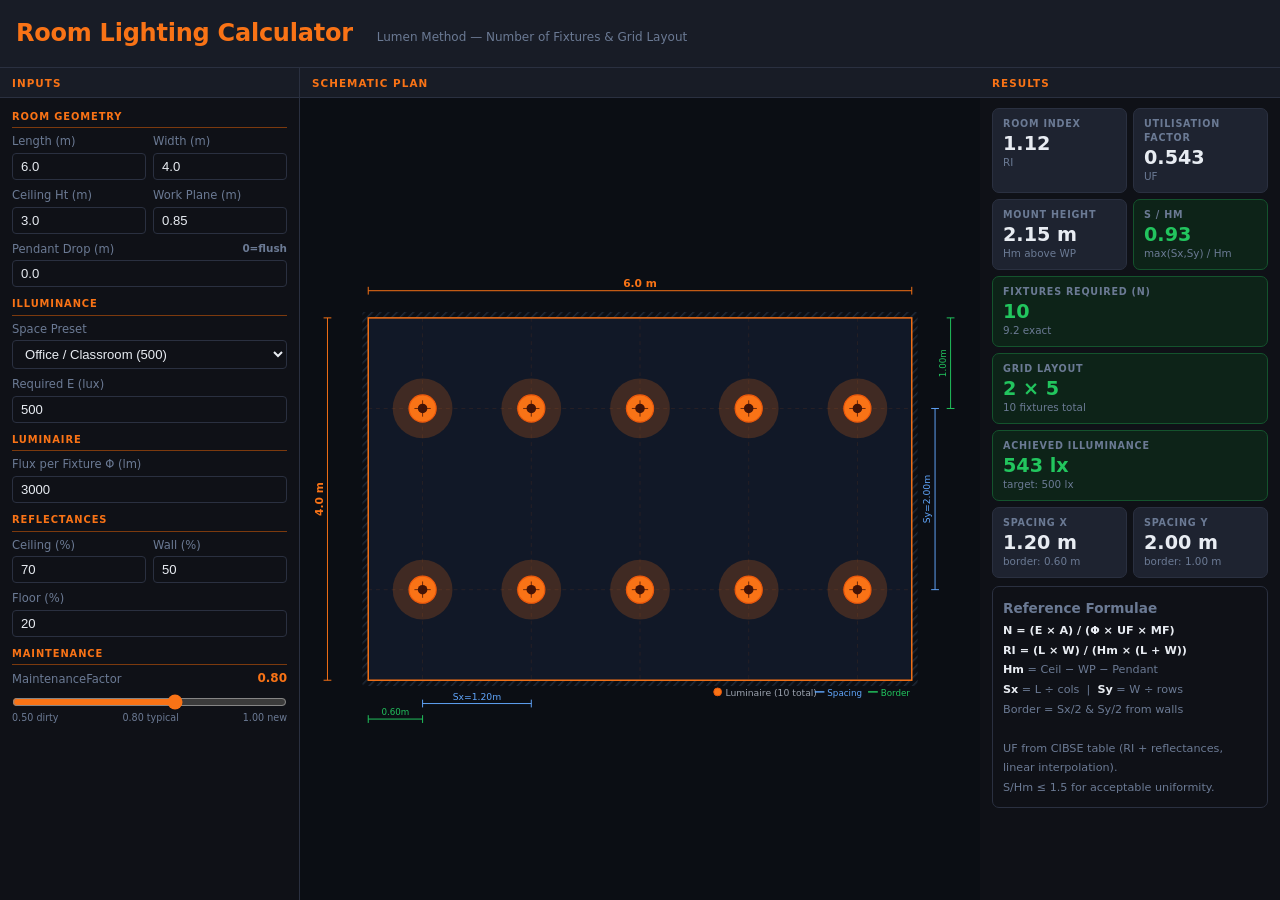
<file: lighting_calculator.html>
<!DOCTYPE html>
<html lang="en">
<head>
<meta charset="UTF-8">
<meta name="viewport" content="width=device-width, initial-scale=1.0">
<title>Room Lighting Calculator — Lumen Method</title>
<style>
  *, *::before, *::after { box-sizing: border-box; margin: 0; padding: 0; }

  :root {
    --bg:           #0f1117;
    --surface:      #181c26;
    --surface2:     #1e2330;
    --border:       #2a3040;
    --text:         #e8ecf2;
    --muted:        #6b7a94;
    --accent:       #f97316;
    --accent-dim:   #7c3a0e;
    --accent-glow:  rgba(249,115,22,0.18);
    --green:        #22c55e;
    --green-dim:    #14532d;
    --amber:        #f59e0b;
    --amber-dim:    #78350f;
    --red:          #ef4444;
    --red-dim:      #7f1d1d;
    --radius:       7px;
  }

  html, body {
    height: 100%;
    overflow: hidden;
  }

  body {
    font-family: system-ui, -apple-system, 'Segoe UI', sans-serif;
    background: var(--bg);
    color: var(--text);
    font-size: 13px;
    line-height: 1.45;
    display: flex;
    flex-direction: column;
  }

  /* ===== HEADER ===== */
  header {
    display: flex;
    align-items: baseline;
    gap: 12px;
    padding: 16px 16px;
    background: var(--surface);
    border-bottom: 1px solid var(--border);
    flex-shrink: 0;
  }

  header h1 {
    font-size: 1.5rem;
    font-weight: 700;
    color: var(--accent);
    letter-spacing: -0.01em;
  }

  header p {
    color: var(--muted);
    font-size: 0.75rem;
  }

  /* ===== THREE-PANEL LAYOUT ===== */
  .app {
    display: grid;
    grid-template-columns: 300px 1fr 300px;
    gap: 0;
    flex: 1;
    min-height: 0;
    overflow: hidden;
  }

  /* ===== PANELS ===== */
  .panel {
    display: flex;
    flex-direction: column;
    overflow: hidden;
    border-right: 1px solid var(--border);
  }

  .panel:last-child { border-right: none; }

  .panel-title {
    font-size: 0.65rem;
    font-weight: 700;
    text-transform: uppercase;
    letter-spacing: 0.1em;
    color: var(--accent);
    padding: 8px 12px 6px;
    border-bottom: 1px solid var(--border);
    background: var(--surface);
    flex-shrink: 0;
  }

  .panel-body {
    flex: 1;
    overflow-y: auto;
    overflow-x: hidden;
    padding: 10px 12px;
    scrollbar-width: thin;
    scrollbar-color: var(--border) transparent;
  }

  .panel-body::-webkit-scrollbar { width: 4px; }
  .panel-body::-webkit-scrollbar-track { background: transparent; }
  .panel-body::-webkit-scrollbar-thumb { background: var(--border); border-radius: 2px; }

  /* ===== CANVAS PANEL (centre) ===== */
  .canvas-panel {
    display: flex;
    flex-direction: column;
    overflow: hidden;
    background: #0b0e14;
  }

  .canvas-panel .panel-title {
    background: var(--surface);
  }

  #svg-wrapper {
    flex: 1;
    display: flex;
    align-items: center;
    justify-content: center;
    overflow: hidden;
    padding: 10px;
  }

  #room-svg {
    width: 100%;
    height: 100%;
    max-width: 100%;
    max-height: 100%;
  }

  /* ===== INPUT FIELDS ===== */
  .section-label {
    font-size: 0.62rem;
    font-weight: 700;
    text-transform: uppercase;
    letter-spacing: 0.09em;
    color: var(--accent);
    margin: 10px 0 5px;
    padding-bottom: 3px;
    border-bottom: 1px solid var(--accent-dim);
  }

  .section-label:first-child { margin-top: 2px; }

  .field {
    display: flex;
    flex-direction: column;
    margin-bottom: 7px;
  }

  .field label {
    font-size: 0.72rem;
    color: var(--muted);
    margin-bottom: 3px;
    display: flex;
    justify-content: space-between;
    align-items: center;
  }

  .field label .val {
    font-weight: 700;
    color: var(--accent);
    font-size: 0.75rem;
  }

  .field input[type="number"],
  .field select {
    border: 1px solid var(--border);
    border-radius: 4px;
    padding: 5px 8px;
    font-size: 0.82rem;
    color: var(--text);
    background: var(--bg);
    transition: border-color 0.12s;
    width: 100%;
  }

  .field input[type="number"]:focus,
  .field select:focus {
    outline: none;
    border-color: var(--accent);
    background: #12151f;
  }

  .field select option { background: #1e2330; }

  .field input[type="range"] {
    width: 100%;
    accent-color: var(--accent);
    cursor: pointer;
    margin-top: 3px;
    height: 16px;
  }

  .range-labels {
    display: flex;
    justify-content: space-between;
    font-size: 0.6rem;
    color: var(--muted);
    margin-top: 1px;
  }

  .row2 {
    display: grid;
    grid-template-columns: 1fr 1fr;
    gap: 7px;
  }

  /* ===== RESULT METRICS ===== */
  .metric {
    border-radius: var(--radius);
    padding: 8px 10px;
    border: 1px solid var(--border);
    background: var(--surface2);
    margin-bottom: 6px;
  }

  .metric.neutral { border-color: var(--border); }
  .metric.good    { border-color: var(--green-dim);  background: #0d2318; }
  .metric.warn    { border-color: var(--amber-dim);  background: #1c1400; }
  .metric.bad     { border-color: var(--red-dim);    background: #1a0909; }

  .metric .m-label {
    font-size: 0.6rem;
    font-weight: 700;
    text-transform: uppercase;
    letter-spacing: 0.08em;
    color: var(--muted);
    margin-bottom: 2px;
  }

  .metric .m-value {
    font-size: 1.2rem;
    font-weight: 800;
    line-height: 1.1;
    color: var(--text);
  }

  .metric.good .m-value { color: var(--green); }
  .metric.warn .m-value { color: var(--amber); }
  .metric.bad  .m-value { color: var(--red); }

  .metric .m-sub {
    font-size: 0.65rem;
    color: var(--muted);
    margin-top: 1px;
  }

  .metrics-grid {
    display: grid;
    grid-template-columns: 1fr 1fr;
    gap: 6px;
    margin-bottom: 6px;
  }

  .metrics-grid .metric { margin-bottom: 0; }
  .metric-full { grid-column: 1 / -1; }

  /* ===== BANNER ===== */
  .banner {
    border-radius: var(--radius);
    padding: 7px 10px;
    font-size: 0.72rem;
    font-weight: 600;
    display: none;
    margin-bottom: 6px;
    line-height: 1.4;
  }

  .banner.show { display: block; }
  .banner.warn { background: var(--amber-dim); border: 1px solid var(--amber); color: #fcd34d; }
  .banner.bad  { background: var(--red-dim);   border: 1px solid var(--red);   color: #fca5a5; }

  /* ===== FORMULA BOX ===== */
  .formula-box {
    background: var(--bg);
    border: 1px solid var(--border);
    border-radius: var(--radius);
    padding: 10px;
    font-size: 0.7rem;
    color: var(--muted);
    line-height: 1.75;
    margin-top: 8px;
  }

  .formula-box strong { color: var(--text); }

  code {
    background: #0b0e14;
    border: 1px solid var(--border);
    border-radius: 3px;
    padding: 1px 5px;
    font-family: 'Fira Mono', 'Courier New', monospace;
    font-size: 0.82em;
    color: var(--accent);
  }
</style>
</head>
<body>

<header>
  <h1>Room Lighting Calculator</h1><br>
  <p>Lumen Method &mdash; Number of Fixtures &amp; Grid Layout</p>
</header>

<div class="app">

  <!-- ===== LEFT: INPUTS ===== -->
  <div class="panel">
    <div class="panel-title">Inputs</div>
    <div class="panel-body">

      <div class="section-label">Room Geometry</div>
      <div class="row2">
        <div class="field">
          <label>Length (m)</label>
          <input type="number" id="length" value="6.0" min="1" max="100" step="0.1">
        </div>
        <div class="field">
          <label>Width (m)</label>
          <input type="number" id="width" value="4.0" min="1" max="100" step="0.1">
        </div>
      </div>
      <div class="row2">
        <div class="field">
          <label>Ceiling Ht (m)</label>
          <input type="number" id="ceiling" value="3.0" min="2" max="20" step="0.1">
        </div>
        <div class="field">
          <label>Work Plane (m)</label>
          <input type="number" id="workplane" value="0.85" min="0" max="2" step="0.05">
        </div>
      </div>
      <div class="field">
        <label>Pendant Drop (m) <span class="val" style="font-size:0.65rem;color:var(--muted)">0=flush</span></label>
        <input type="number" id="suspension" value="0.0" min="0" max="5" step="0.1">
      </div>

      <div class="section-label">Illuminance</div>
      <div class="field">
        <label>Space Preset</label>
        <select id="preset">
          <option value="">— select preset —</option>
          <option value="750">Workshop / Technical (750)</option>
          <option value="500" selected>Office / Classroom (500)</option>
          <option value="300">Kitchen / Commercial (300)</option>
          <option value="200">Retail General (200)</option>
          <option value="150">Living / Corridor (150)</option>
          <option value="100">Storage / Stair (100)</option>
          <option value="50">Ambient / Bedroom (50)</option>
          <option value="custom">Custom…</option>
        </select>
      </div>
      <div class="field">
        <label>Required E (lux)</label>
        <input type="number" id="illuminance" value="500" min="10" max="5000" step="10">
      </div>

      <div class="section-label">Luminaire</div>
      <div class="field">
        <label>Flux per Fixture Φ (lm)</label>
        <input type="number" id="flux" value="3000" min="100" max="100000" step="100">
      </div>

      <div class="section-label">Reflectances</div>
      <div class="row2">
        <div class="field">
          <label>Ceiling (%)</label>
          <input type="number" id="rceil" value="70" min="0" max="90" step="5">
        </div>
        <div class="field">
          <label>Wall (%)</label>
          <input type="number" id="rwall" value="50" min="0" max="90" step="5">
        </div>
      </div>
      <div class="field">
        <label>Floor (%)</label>
        <input type="number" id="rfloor" value="20" min="0" max="70" step="5">
      </div>

      <div class="section-label">Maintenance</div>
      <div class="field">
        <label>MaintenanceFactor<span class="val" id="mf-display">0.80</span></label>
        <input type="range" id="mf" min="0.5" max="1.0" step="0.01" value="0.80">
        <div class="range-labels"><span>0.50 dirty</span><span>0.80 typical</span><span>1.00 new</span></div>
      </div>

    </div>
  </div>

  <!-- ===== CENTRE: CANVAS ===== -->
  <div class="canvas-panel">
    <div class="panel-title">Schematic Plan</div>
    <div id="svg-wrapper">
      <svg id="room-svg" xmlns="http://www.w3.org/2000/svg" preserveAspectRatio="xMidYMid meet"></svg>
    </div>
  </div>

  <!-- ===== RIGHT: RESULTS ===== -->
  <div class="panel">
    <div class="panel-title">Results</div>
    <div class="panel-body">

      <div id="banner-err" class="banner bad">
        ✕ Invalid input — check room dimensions and mounting height.
      </div>
      <div id="banner-shr" class="banner warn">
        ⚠ S/Hm &gt; 1.5 — poor uniformity likely. Add fixtures or use wider-beam luminaires.
      </div>

      <div class="metrics-grid">
        <div class="metric neutral" id="m-ri">
          <div class="m-label">Room Index</div>
          <div class="m-value" id="v-ri">—</div>
          <div class="m-sub">RI</div>
        </div>
        <div class="metric neutral" id="m-uf">
          <div class="m-label">Utilisation Factor</div>
          <div class="m-value" id="v-uf">—</div>
          <div class="m-sub">UF</div>
        </div>
        <div class="metric neutral" id="m-hm">
          <div class="m-label">Mount Height</div>
          <div class="m-value" id="v-hm">—</div>
          <div class="m-sub">Hm above WP</div>
        </div>
        <div class="metric neutral" id="m-shr">
          <div class="m-label">S / Hm</div>
          <div class="m-value" id="v-shr">—</div>
          <div class="m-sub">≤ 1.5 good</div>
        </div>
        <div class="metric neutral metric-full" id="m-n">
          <div class="m-label">Fixtures Required (N)</div>
          <div class="m-value" id="v-n">—</div>
          <div class="m-sub" id="s-n">exact calculated</div>
        </div>
        <div class="metric neutral metric-full" id="m-grid">
          <div class="m-label">Grid Layout</div>
          <div class="m-value" id="v-grid">—</div>
          <div class="m-sub" id="s-grid">rows × cols</div>
        </div>
        <div class="metric neutral metric-full" id="m-actual">
          <div class="m-label">Achieved Illuminance</div>
          <div class="m-value" id="v-actual">—</div>
          <div class="m-sub" id="s-actual">lux after rounding</div>
        </div>
        <div class="metric neutral" id="m-sx">
          <div class="m-label">Spacing X</div>
          <div class="m-value" id="v-sx">—</div>
          <div class="m-sub" id="s-sx">cols</div>
        </div>
        <div class="metric neutral" id="m-sy">
          <div class="m-label">Spacing Y</div>
          <div class="m-value" id="v-sy">—</div>
          <div class="m-sub" id="s-sy">rows</div>
        </div>
      </div>

      <div class="formula-box">
        <div style="font-size: 0.85rem; font-weight: 900;">Reference Formulae</div>
        <strong>N = (E × A) / (Φ × UF × MF)</strong><br>
        <strong>RI = (L × W) / (Hm × (L + W))</strong><br>
        <strong>Hm</strong> = Ceil − WP − Pendant<br>
        <strong>Sx</strong> = L ÷ cols &nbsp;|&nbsp; <strong>Sy</strong> = W ÷ rows<br>
        Border = Sx/2 &amp; Sy/2 from walls<br><br>
        UF from CIBSE table (RI + reflectances, linear interpolation).<br>
        S/Hm ≤ 1.5 for acceptable uniformity.
      </div>

    </div>
  </div>

</div><!-- .app -->

<script>
// ============================================================
//  Utilisation Factor Table (CIBSE simplified)
// ============================================================
const RI_BANDS = [0.6, 0.8, 1.0, 1.25, 1.5, 2.0, 2.5, 3.0, 4.0, 5.0];

const UF_TABLE = {
  "HHH": [0.47, 0.54, 0.59, 0.64, 0.68, 0.73, 0.76, 0.78, 0.81, 0.83],
  "HMM": [0.41, 0.47, 0.52, 0.57, 0.61, 0.66, 0.69, 0.72, 0.75, 0.77],
  "MMM": [0.36, 0.42, 0.47, 0.52, 0.55, 0.60, 0.63, 0.66, 0.69, 0.71],
  "LMM": [0.30, 0.36, 0.41, 0.45, 0.49, 0.54, 0.57, 0.59, 0.63, 0.65],
  "LLL": [0.22, 0.27, 0.31, 0.35, 0.38, 0.43, 0.46, 0.48, 0.52, 0.54],
};

function classifyReflectance(v) { return v >= 60 ? 'H' : v >= 35 ? 'M' : 'L'; }

function getUFKey(rc, rw, rf) {
  const key = classifyReflectance(rc) + classifyReflectance(rw) + classifyReflectance(rf);
  if (UF_TABLE[key]) return key;
  const sc = { H:2, M:1, L:0 };
  const score = sc[key[0]]*4 + sc[key[1]]*2 + sc[key[2]];
  return Object.keys(UF_TABLE).reduce((b, k) => {
    const s = sc[k[0]]*4 + sc[k[1]]*2 + sc[k[2]];
    return Math.abs(s-score) < Math.abs(sc[b[0]]*4+sc[b[1]]*2+sc[b[2]]-score) ? k : b;
  });
}

function interpolateUF(ufv, ri) {
  const n = RI_BANDS.length;
  if (ri <= RI_BANDS[0]) return ufv[0];
  if (ri >= RI_BANDS[n-1]) return ufv[n-1];
  for (let i = 0; i < n-1; i++) {
    if (ri >= RI_BANDS[i] && ri <= RI_BANDS[i+1]) {
      const t = (ri - RI_BANDS[i]) / (RI_BANDS[i+1] - RI_BANDS[i]);
      return ufv[i] + t * (ufv[i+1] - ufv[i]);
    }
  }
  return ufv[n-1];
}

function getUF(ri, rc, rw, rf) {
  return interpolateUF(UF_TABLE[getUFKey(rc, rw, rf)], ri);
}

// ============================================================
//  Grid finder
// ============================================================
function bestGrid(N, L, W) {
  if (N <= 0) return { rows:1, cols:1 };
  let best = null, bestScore = Infinity;
  for (let cols = 1; cols <= 20; cols++) {
    for (let rows = 1; rows <= 20; rows++) {
      const total = rows * cols;
      if (total < N) continue;
      const waste = total - N;
      const balancePenalty = Math.abs((rows/cols) - (W/L)) * 2;
      const score = waste*3 + balancePenalty + total*0.01;
      if (score < bestScore) { bestScore = score; best = { rows, cols }; }
    }
  }
  return best || { rows:1, cols:Math.ceil(N) };
}

// ============================================================
//  Main calculation
// ============================================================
function calculate() {
  const L    = parseFloat(document.getElementById('length').value);
  const W    = parseFloat(document.getElementById('width').value);
  const H    = parseFloat(document.getElementById('ceiling').value);
  const wp   = parseFloat(document.getElementById('workplane').value);
  const susp = parseFloat(document.getElementById('suspension').value);
  const E    = parseFloat(document.getElementById('illuminance').value);
  const phi  = parseFloat(document.getElementById('flux').value);
  const rc   = parseFloat(document.getElementById('rceil').value);
  const rw   = parseFloat(document.getElementById('rwall').value);
  const rf   = parseFloat(document.getElementById('rfloor').value);
  const mf   = parseFloat(document.getElementById('mf').value);

  const Hm = H - wp - susp;
  if (isNaN(L)||isNaN(W)||isNaN(H)||isNaN(E)||isNaN(phi)||Hm<=0.3||L<=0||W<=0) {
    showError(true); return;
  }
  showError(false);

  const A       = L * W;
  const RI      = (L * W) / (Hm * (L + W));
  const UF      = getUF(RI, rc, rw, rf);
  const N_exact = (E * A) / (phi * UF * mf);
  const N       = Math.ceil(N_exact);
  const { rows, cols } = bestGrid(N, L, W);
  const total   = rows * cols;
  const Sx      = L / cols;
  const Sy      = W / rows;
  const SHR     = Math.max(Sx, Sy) / Hm;
  const E_act   = (total * phi * UF * mf) / A;

  setM('ri',     RI.toFixed(2),           null,                          'neutral');
  setM('uf',     UF.toFixed(3),           null,                          'neutral');
  setM('hm',     Hm.toFixed(2) + ' m',   null,                          'neutral');
  setM('shr',    SHR.toFixed(2),          'max(Sx,Sy) / Hm',             SHR<=1.3?'good':SHR<=1.5?'warn':'bad');
  setM('n',      N.toString(),            N_exact.toFixed(1) + ' exact', N===total?'good':'neutral');
  setM('grid',   rows + ' × ' + cols,     total + ' fixtures total',     'good');
  const eClass = E_act>=E*0.95?'good':E_act>=E*0.85?'warn':'bad';
  setM('actual', Math.round(E_act)+' lx', 'target: '+E+' lx',           eClass);
  setM('sx',     Sx.toFixed(2)+' m',      'border: '+(Sx/2).toFixed(2)+' m', 'neutral');
  setM('sy',     Sy.toFixed(2)+' m',      'border: '+(Sy/2).toFixed(2)+' m', 'neutral');

  document.getElementById('banner-shr').classList.toggle('show', SHR > 1.5);

  drawGrid(L, W, rows, cols, Sx, Sy, Hm);
}

function setM(id, value, sub, cls) {
  const el = document.getElementById('m-' + id);
  el.className = 'metric ' + cls + (el.classList.contains('metric-full') ? ' metric-full' : '');
  document.getElementById('v-' + id).textContent = value;
  const subEl = el.querySelector('.m-sub');
  if (sub !== null && subEl) subEl.textContent = sub;
}

function showError(show) {
  document.getElementById('banner-err').classList.toggle('show', show);
}

// ============================================================
//  SVG Room Plan with full dimension annotations
// ============================================================
function drawGrid(L, W, rows, cols, Sx, Sy, Hm) {
  const svgEl   = document.getElementById('room-svg');
  const wrapper = document.getElementById('svg-wrapper');
  const cw      = wrapper.clientWidth  || 600;
  const ch      = wrapper.clientHeight || 450;

  // Reserve space for dimension annotations on all sides
  const PAD_L = 60, PAD_R = 60, PAD_T = 60, PAD_B = 60;
  const drawW = cw - PAD_L - PAD_R;
  const drawH = ch - PAD_T - PAD_B;

  const scale = Math.min(drawW / L, drawH / W);
  const rw    = L * scale;
  const rh    = W * scale;
  const ox    = PAD_L + (drawW - rw) / 2;
  const oy    = PAD_T + (drawH - rh) / 2;

  const toX = x => ox + x * scale;
  const toY = y => oy + y * scale;

  // Fixture symbol radius
  const fr = Math.min(scale * Math.min(Sx, Sy) * 0.20, 14, rw/(cols*2.5), rh/(rows*2.5));

  // Colours (dark theme)
  const C = {
    roomFill:    '#111827',
    roomStroke:  '#f97316',
    gridLine:    'rgba(249,115,22,0.12)',
    dimLine:     '#4b5563',
    dimText:     '#9ca3af',
    dimAccent:   '#f97316',
    fixGlow:     'rgba(249,115,22,0.20)',
    fixFill:     '#f97316',
    fixRing:     '#ea580c',
    fixCore:     '#431407',
    borderDim:   '#22c55e',
    spacingDim:  '#60a5fa',
    wallHatch:   '#1f2937',
  };

  let h = `<defs>
    <pattern id="hatch" patternUnits="userSpaceOnUse" width="6" height="6" patternTransform="rotate(45)">
      <line x1="0" y1="0" x2="0" y2="6" stroke="${C.wallHatch}" stroke-width="3"/>
    </pattern>
  </defs>`;

  // Wall hatch border (thick wall feel)
  const wt = 6;
  h += `<rect x="${ox-wt}" y="${oy-wt}" width="${rw+wt*2}" height="${rh+wt*2}" fill="url(#hatch)" rx="2"/>`;

  // Room fill
  h += `<rect x="${ox}" y="${oy}" width="${rw}" height="${rh}" fill="${C.roomFill}" stroke="${C.roomStroke}" stroke-width="1.5"/>`;

  // Bay grid lines (dashed)
  for (let c = 0; c < cols; c++) {
    const x = toX((c + 0.5) * Sx);
    h += `<line x1="${x}" y1="${oy}" x2="${x}" y2="${oy+rh}" stroke="${C.gridLine}" stroke-width="0.8" stroke-dasharray="4,4"/>`;
  }
  for (let r = 0; r < rows; r++) {
    const y = toY((r + 0.5) * Sy);
    h += `<line x1="${ox}" y1="${y}" x2="${ox+rw}" y2="${y}" stroke="${C.gridLine}" stroke-width="0.8" stroke-dasharray="4,4"/>`;
  }

  // ---- DIMENSION ANNOTATIONS ----

  // 1. Overall room length (top, outside room)
  h += dimH(ox, ox+rw, oy - wt - 22, L.toFixed(1)+' m', C.dimAccent, C.dimAccent, 11, true);

  // 2. Overall room width (left, outside room)
  h += dimV(ox - wt - 36, oy, oy+rh, W.toFixed(1)+' m', C.dimAccent, C.dimAccent, 11, true);

  // 3. Spacing Sx between fixtures (bottom, between first two col centres) — only if cols > 1 or still show 1 bay
  if (cols >= 1) {
    const y_dim = oy + rh + wt + 18;
    // Show one Sx span between col 0 and col 1 centres (or wall to first if cols==1)
    const x0 = toX(Sx * 0.5);
    const x1 = cols > 1 ? toX(Sx * 1.5) : toX(Sx * 0.5);
    if (cols > 1) {
      h += dimH(x0, x1, y_dim, 'Sx='+Sx.toFixed(2)+'m', C.spacingDim, C.spacingDim, 9.5, false);
    }
    // Border Sx/2: wall to first fixture (bottom)
    const bx = toX(Sx * 0.5);
    h += dimH(ox, bx, y_dim + (cols>1 ? 16 : 0), (Sx/2).toFixed(2)+'m', C.borderDim, C.borderDim, 9, false);
  }

  // 4. Spacing Sy between fixtures (right side)
  if (rows >= 1) {
    const x_dim = ox + rw + wt + 18;
    const y0 = toY(Sy * 0.5);
    const y1 = rows > 1 ? toY(Sy * 1.5) : toY(Sy * 0.5);
    if (rows > 1) {
      h += dimV(x_dim, y0, y1, 'Sy='+Sy.toFixed(2)+'m', C.spacingDim, C.spacingDim, 9.5, false);
    }
    // Border Sy/2
    const by = toY(Sy * 0.5);
    h += dimV(x_dim + (rows>1 ? 16 : 0), oy, by, (Sy/2).toFixed(2)+'m', C.borderDim, C.borderDim, 9, false);
  }

  // ---- FIXTURES ----
  for (let c = 0; c < cols; c++) {
    for (let r = 0; r < rows; r++) {
      const fx = toX((c + 0.5) * Sx);
      const fy = toY((r + 0.5) * Sy);
      // Glow
      h += `<circle cx="${fx}" cy="${fy}" r="${fr*2.2}" fill="${C.fixGlow}"/>`;
      // Outer ring
      h += `<circle cx="${fx}" cy="${fy}" r="${fr}" fill="${C.fixFill}" stroke="${C.fixRing}" stroke-width="1.2"/>`;
      // Inner core
      h += `<circle cx="${fx}" cy="${fy}" r="${fr*0.35}" fill="${C.fixCore}"/>`;
      // Cross hair
      h += `<line x1="${fx-fr*0.6}" y1="${fy}" x2="${fx+fr*0.6}" y2="${fy}" stroke="${C.fixCore}" stroke-width="0.8"/>`;
      h += `<line x1="${fx}" y1="${fy-fr*0.6}" x2="${fx}" y2="${fy+fr*0.6}" stroke="${C.fixCore}" stroke-width="0.8"/>`;
    }
  }

  // ---- LEGEND (bottom-left of room) ----
  const lx = ox + rw - 200, ly = oy + rh + 12;
  h += `<circle cx="${lx}" cy="${ly}" r="4" fill="${C.fixFill}" stroke="${C.fixRing}" stroke-width="1"/>`;
  h += `<text x="${lx+8}" y="${ly+4}" font-size="9.5" fill="${C.dimText}">Luminaire (${rows*cols} total)</text>`;
  // Colour key
  h += `<line x1="${lx+100}" y1="${ly}" x2="${lx+110}" y2="${ly}" stroke="${C.spacingDim}" stroke-width="1.5"/>`;
  h += `<text x="${lx+113}" y="${ly+4}" font-size="9" fill="${C.spacingDim}">Spacing</text>`;
  h += `<line x1="${lx+155}" y1="${ly}" x2="${lx+165}" y2="${ly}" stroke="${C.borderDim}" stroke-width="1.5"/>`;
  h += `<text x="${lx+168}" y="${ly+4}" font-size="9" fill="${C.borderDim}">Border</text>`;

  svgEl.setAttribute('viewBox', `0 0 ${cw} ${ch}`);
  svgEl.innerHTML = h;
}

// ---- Dimension helpers ----
// Horizontal dim line
function dimH(x1, x2, y, label, lineCol, textCol, fs, bold) {
  const mx = (x1 + x2) / 2;
  const fw = bold ? '700' : '500';
  return `
    <line x1="${x1}" y1="${y}" x2="${x2}" y2="${y}" stroke="${lineCol}" stroke-width="1"/>
    <line x1="${x1}" y1="${y-4}" x2="${x1}" y2="${y+4}" stroke="${lineCol}" stroke-width="1"/>
    <line x1="${x2}" y1="${y-4}" x2="${x2}" y2="${y+4}" stroke="${lineCol}" stroke-width="1"/>
    <text x="${mx}" y="${y-4}" text-anchor="middle" font-size="${fs}" fill="${textCol}" font-weight="${fw}">${label}</text>
  `;
}

// Vertical dim line
function dimV(x, y1, y2, label, lineCol, textCol, fs, bold) {
  const my = (y1 + y2) / 2;
  const fw = bold ? '700' : '500';
  return `
    <line x1="${x}" y1="${y1}" x2="${x}" y2="${y2}" stroke="${lineCol}" stroke-width="1"/>
    <line x1="${x-4}" y1="${y1}" x2="${x+4}" y2="${y1}" stroke="${lineCol}" stroke-width="1"/>
    <line x1="${x-4}" y1="${y2}" x2="${x+4}" y2="${y2}" stroke="${lineCol}" stroke-width="1"/>
    <text x="${x-5}" y="${my}" text-anchor="middle" font-size="${fs}" fill="${textCol}" font-weight="${fw}"
          transform="rotate(-90,${x-5},${my})">${label}</text>
  `;
}

// ============================================================
//  Event wiring
// ============================================================
document.getElementById('preset').addEventListener('change', e => {
  const v = e.target.value;
  if (v && v !== 'custom') { document.getElementById('illuminance').value = v; calculate(); }
});

document.getElementById('mf').addEventListener('input', e => {
  document.getElementById('mf-display').textContent = parseFloat(e.target.value).toFixed(2);
  calculate();
});

['length','width','ceiling','workplane','suspension','illuminance','flux','rceil','rwall','rfloor'].forEach(id => {
  document.getElementById(id).addEventListener('input', calculate);
  document.getElementById(id).addEventListener('change', calculate);
});

// Redraw on resize
window.addEventListener('resize', calculate);

calculate();
</script>
</body>
</html>
</file>
<file: styles.css>
/* ===== RESET & ROOT VARIABLES ===== */
*, *::before, *::after { box-sizing: border-box; margin: 0; padding: 0; }

:root {
  --bg:           #0f1117;
  --surface:      #181c26;
  --surface2:     #1e2330;
  --border:       #2a3040;
  --text:         #e8ecf2;
  --muted:        #6b7a94;
  --accent:       #f97316;
  --accent-dim:   #7c3a0e;
  --accent-glow:  rgba(249,115,22,0.18);
  --green:        #22c55e;
  --green-dim:    #14532d;
  --amber:        #f59e0b;
  --amber-dim:    #78350f;
  --red:          #ef4444;
  --red-dim:      #7f1d1d;
  --radius:       7px;
}

html, body {
  height: 100%;
  overflow: hidden;
}

@media (max-width: 1024px) {
  html, body {
    overflow: auto;
  }
}

body {
  font-family: system-ui, -apple-system, 'Segoe UI', sans-serif;
  background: var(--bg);
  color: var(--text);
  font-size: 13px;
  line-height: 1.45;
  display: flex;
  flex-direction: column;
}

@media (max-width: 640px) {
  body {
    font-size: 12px;
  }
}

/* ===== HEADER ===== */
header {
  display: flex;
  align-items: baseline;
  gap: 12px;
  padding: 16px 16px;
  background: var(--surface);
  border-bottom: 1px solid var(--border);
  flex-shrink: 0;
  flex-wrap: wrap;
}

header h1 {
  font-size: 1.5rem;
  font-weight: 700;
  color: var(--accent);
  letter-spacing: -0.01em;
}

header p {
  color: var(--muted);
  font-size: 0.75rem;
}

@media (max-width: 640px) {
  header {
    padding: 12px 12px;
    flex-direction: column;
    align-items: flex-start;
    gap: 4px;
  }
  
  header h1 {
    font-size: 1.1rem;
  }
  
  header p {
    font-size: 0.75rem;
  }
}

/* ===== THREE-PANEL LAYOUT ===== */
.app {
  display: grid;
  grid-template-columns: 300px 1fr 300px;
  gap: 0;
  flex: 1;
  min-height: 0;
  overflow: hidden;
}

@media (max-width: 1200px) {
  .app {
    grid-template-columns: 280px 1fr 280px;
  }
}

@media (max-width: 1024px) {
  .app {
    grid-template-columns: 1fr;
    gap: 0;
    min-height: auto;
    overflow: visible;
  }
}

@media (max-width: 768px) {
  .app {
    grid-template-columns: 1fr;
  }
}

/* ===== PANELS ===== */
.panel {
  display: flex;
  flex-direction: column;
  overflow: hidden;
  border-right: 1px solid var(--border);
  min-height: 400px;
}

.panel:last-child { border-right: none; }

@media (max-width: 1024px) {
  .panel {
    border-right: none;
    border-bottom: 1px solid var(--border);
    min-height: auto;
    max-height: 60vh;
  }
  
  .panel:last-child {
    border-bottom: none;
  }
}

@media (max-width: 640px) {
  .panel {
    max-height: none;
    min-height: auto;
  }
}

.panel-title {
  font-size: 0.85rem;
  font-weight: 700;
  text-transform: uppercase;
  letter-spacing: 0.1em;
  color: var(--accent);
  padding: 8px 12px 6px;
  border-bottom: 1px solid var(--border);
  background: var(--surface);
  flex-shrink: 0;
}

@media (max-width: 640px) {
  .panel-title {
    font-size: 0.6rem;
    padding: 8px 10px 5px;
  }
}

.panel-body {
  flex: 1;
  overflow-y: auto;
  overflow-x: hidden;
  padding: 10px 12px;
  scrollbar-width: thin;
  scrollbar-color: var(--border) transparent;
}

@media (max-width: 640px) {
  .panel-body {
    padding: 8px 10px;
  }
}

.panel-body::-webkit-scrollbar { width: 4px; }
.panel-body::-webkit-scrollbar-track { background: transparent; }
.panel-body::-webkit-scrollbar-thumb { background: var(--border); border-radius: 2px; }

/* ===== CANVAS PANEL (centre) ===== */
.canvas-panel {
  display: flex;
  flex-direction: column;
  overflow: hidden;
  background: #0b0e14;
  min-height: 400px;
}

.canvas-panel .panel-title {
  background: var(--surface);
}

@media (max-width: 1024px) {
  .canvas-panel {
    min-height: 300px;
    max-height: 50vh;
  }
}

@media (max-width: 640px) {
  .canvas-panel {
    min-height: 250px;
    max-height: 40vh;
  }
}

#svg-wrapper {
  flex: 1;
  display: flex;
  align-items: center;
  justify-content: center;
  overflow: hidden;
  padding: 10px;
}

#room-svg {
  width: 100%;
  height: 100%;
  max-width: 100%;
  max-height: 100%;
}

/* ===== INPUT FIELDS ===== */
.section-label {
  font-size: 0.75rem;
  font-weight: 700;
  text-transform: uppercase;
  letter-spacing: 0.09em;
  color: var(--accent);
  margin: 10px 0 5px;
  padding-bottom: 3px;
  border-bottom: 1px solid var(--accent-dim);
}

.section-label:first-child { margin-top: 2px; }

@media (max-width: 640px) {
  .section-label {
    font-size: 0.58rem;
    margin: 8px 0 4px;
  }
}

.field {
  display: flex;
  flex-direction: column;
  margin-bottom: 7px;
}

@media (max-width: 640px) {
  .field {
    margin-bottom: 5px;
  }
}

.field label {
  font-size: 0.72rem;
  color: var(--muted);
  margin-bottom: 3px;
  display: flex;
  justify-content: space-between;
  align-items: center;
}

@media (max-width: 640px) {
  .field label {
    font-size: 0.68rem;
    margin-bottom: 2px;
  }
}

.field label .val {
  font-weight: 700;
  color: var(--accent);
  font-size: 0.75rem;
}

.field input[type="number"],
.field select {
  border: 1px solid var(--border);
  border-radius: 4px;
  padding: 5px 8px;
  font-size: 0.82rem;
  color: var(--text);
  background: var(--bg);
  transition: border-color 0.12s;
  width: 100%;
}

@media (max-width: 768px) {
  .field input[type="number"],
  .field select {
    padding: 8px 10px;
    font-size: 1rem;
    min-height: 44px;
  }
}

.field input[type="number"]:focus,
.field select:focus {
  outline: none;
  border-color: var(--accent);
  background: #12151f;
}

.field select option { background: #1e2330; }

.field input[type="range"] {
  width: 100%;
  accent-color: var(--accent);
  cursor: pointer;
  margin-top: 3px;
  height: 16px;
}

@media (max-width: 768px) {
  .field input[type="range"] {
    height: 20px;
    margin-top: 4px;
  }
}

.range-labels {
  display: flex;
  justify-content: space-between;
  font-size: 0.6rem;
  color: var(--muted);
  margin-top: 1px;
}

@media (max-width: 640px) {
  .range-labels {
    font-size: 0.55rem;
    margin-top: 1px;
  }
}

.row2 {
  display: grid;
  grid-template-columns: 1fr 1fr;
  gap: 7px;
}

@media (max-width: 768px) {
  .row2 {
    grid-template-columns: 1fr;
    gap: 5px;
  }
}

/* ===== RESULT METRICS ===== */
.metric {
  border-radius: var(--radius);
  padding: 8px 10px;
  border: 1px solid var(--border);
  background: var(--surface2);
  margin-bottom: 6px;
}

@media (max-width: 640px) {
  .metric {
    padding: 6px 8px;
    margin-bottom: 4px;
  }
}

.metric.neutral { border-color: var(--border); }
.metric.good    { border-color: var(--green-dim);  background: #0d2318; }
.metric.warn    { border-color: var(--amber-dim);  background: #1c1400; }
.metric.bad     { border-color: var(--red-dim);    background: #1a0909; }

.metric .m-label {
  font-size: 0.6rem;
  font-weight: 700;
  text-transform: uppercase;
  letter-spacing: 0.08em;
  color: var(--muted);
  margin-bottom: 2px;
}

@media (max-width: 640px) {
  .metric .m-label {
    font-size: 0.55rem;
    margin-bottom: 1px;
  }
}

.metric .m-value {
  font-size: 1.2rem;
  font-weight: 800;
  line-height: 1.1;
  color: var(--text);
}

@media (max-width: 640px) {
  .metric .m-value {
    font-size: 1rem;
  }
}

.metric .m-icon {
  flex-shrink: 0;
  opacity: 0.5;
  display: flex;
  align-items: center;
}

@media (max-width: 640px) {
  .metric .m-icon {
    display: none;
  }
}

.metric.good .m-value { color: var(--green); }
.metric.warn .m-value { color: var(--amber); }
.metric.bad  .m-value { color: var(--red); }

.metric-inner {
  display: flex;
  align-items: center;
  justify-content: space-between;
  gap: 10px;
}

.metric-inner .m-text { flex: 1; min-width: 0; }

.metric .m-sub {
  font-size: 0.65rem;
  color: var(--muted);
  margin-top: 1px;
}

.metrics-grid {
  display: grid;
  grid-template-columns: 1fr 1fr;
  gap: 6px;
  margin-bottom: 6px;
}

.metrics-grid .metric { margin-bottom: 0; }
.metric-full { grid-column: 1 / -1; }

@media (max-width: 768px) {
  .metrics-grid {
    grid-template-columns: 1fr;
  }
  
  .metric-full {
    grid-column: 1;
  }
}

/* ===== BANNER ===== */
.banner {
  border-radius: var(--radius);
  padding: 7px 10px;
  font-size: 0.72rem;
  font-weight: 600;
  display: none;
  margin-bottom: 6px;
  line-height: 1.4;
}

.banner.show { display: block; }
.banner.warn { background: var(--amber-dim); border: 1px solid var(--amber); color: #fcd34d; }
.banner.bad  { background: var(--red-dim);   border: 1px solid var(--red);   color: #fca5a5; }

@media (max-width: 640px) {
  .banner {
    padding: 6px 8px;
    font-size: 0.65rem;
    margin-bottom: 4px;
  }
}

/* ===== FORMULA BOX ===== */
.formula-box {
  background: var(--bg);
  border: 1px solid var(--border);
  border-radius: var(--radius);
  padding: 10px;
  font-size: 0.7rem;
  color: var(--muted);
  line-height: 1.75;
  margin-top: 8px;
}

@media (max-width: 640px) {
  .formula-box {
    padding: 8px;
    font-size: 0.65rem;
    line-height: 1.6;
    margin-top: 6px;
  }
}

.formula-box strong { color: var(--text); }

code {
  background: #0b0e14;
  border: 1px solid var(--border);
  border-radius: 3px;
  padding: 1px 5px;
  font-family: 'Fira Mono', 'Courier New', monospace;
  font-size: 0.82em;
  color: var(--accent);
}

/* ===== FOOTER ===== */
footer {
  flex-shrink: 0;
  padding: 3px 14px;
  background: var(--surface);
  border-top: 1px solid var(--border);
  display: flex;
  justify-content: flex-end;
  align-items: center;
}

footer span {
  font-size: 0.6rem;
  color: var(--muted);
  letter-spacing: 0.04em;
}
</file>
